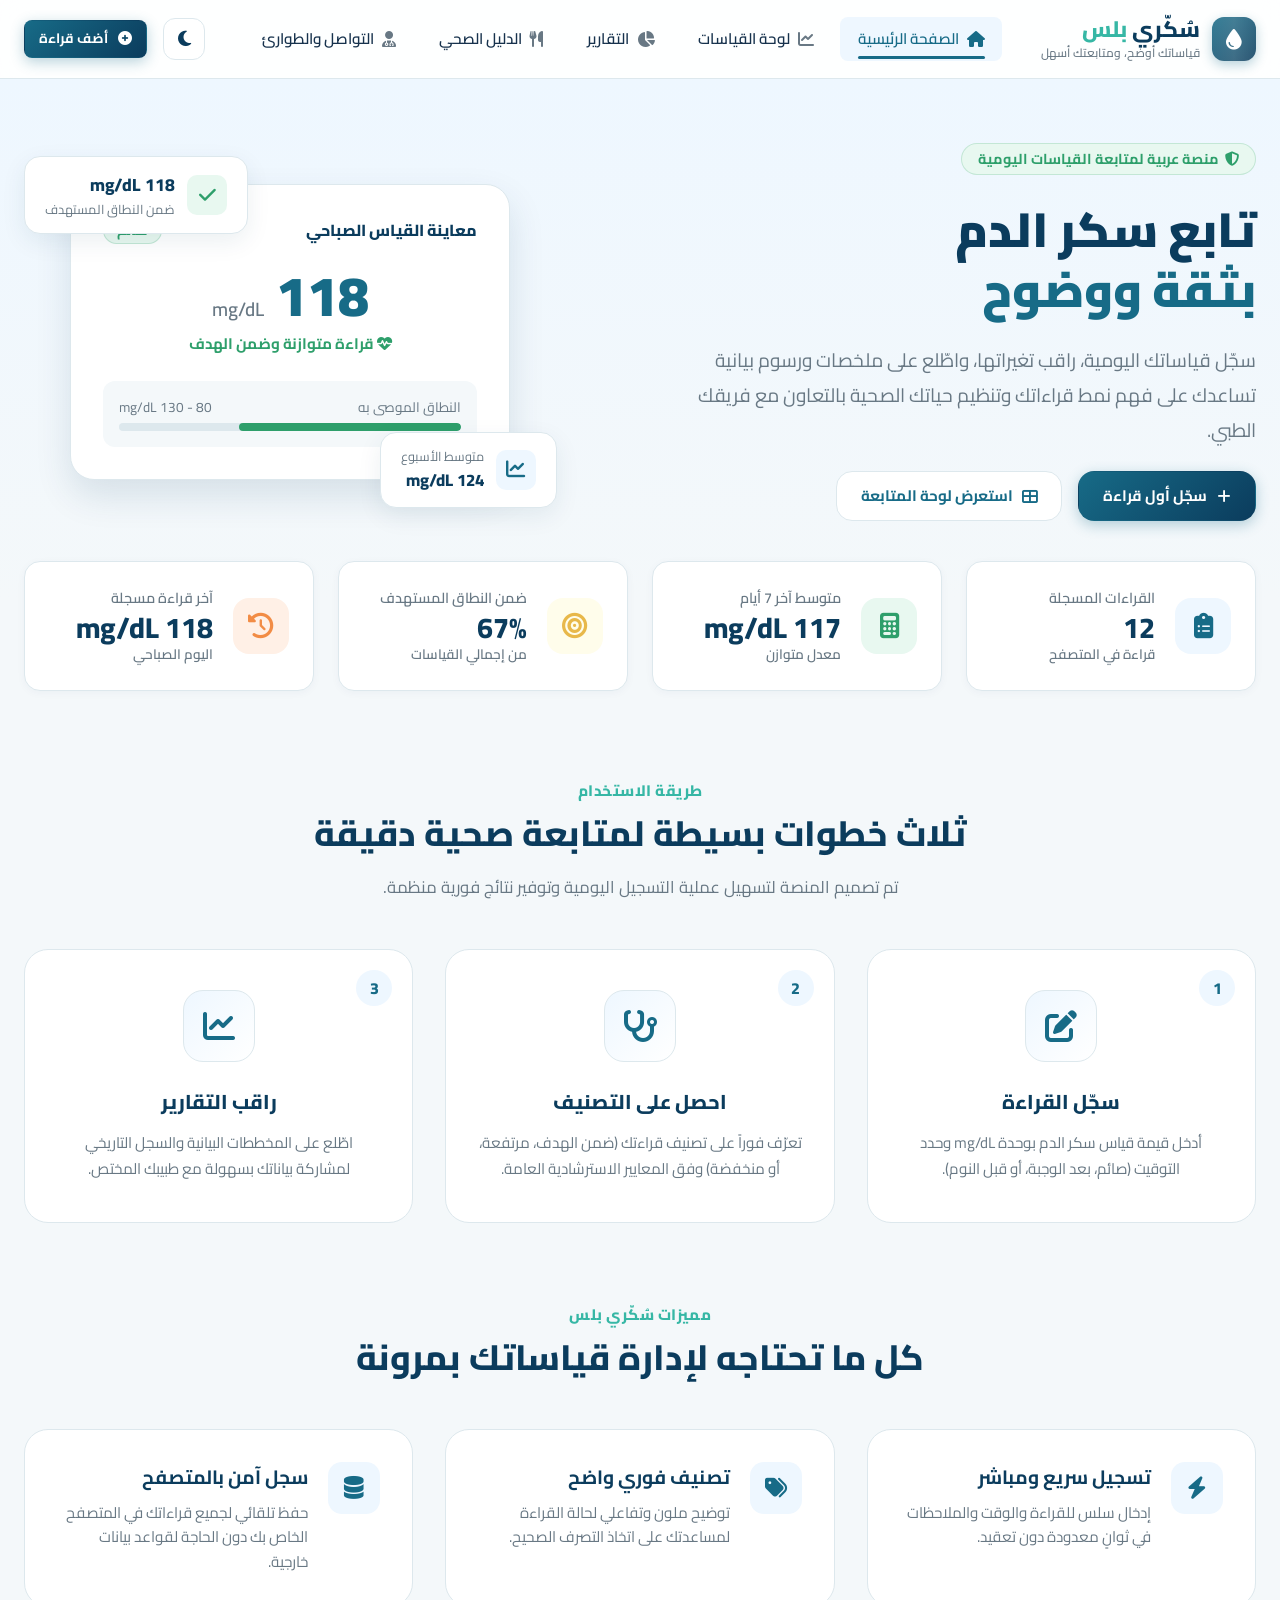
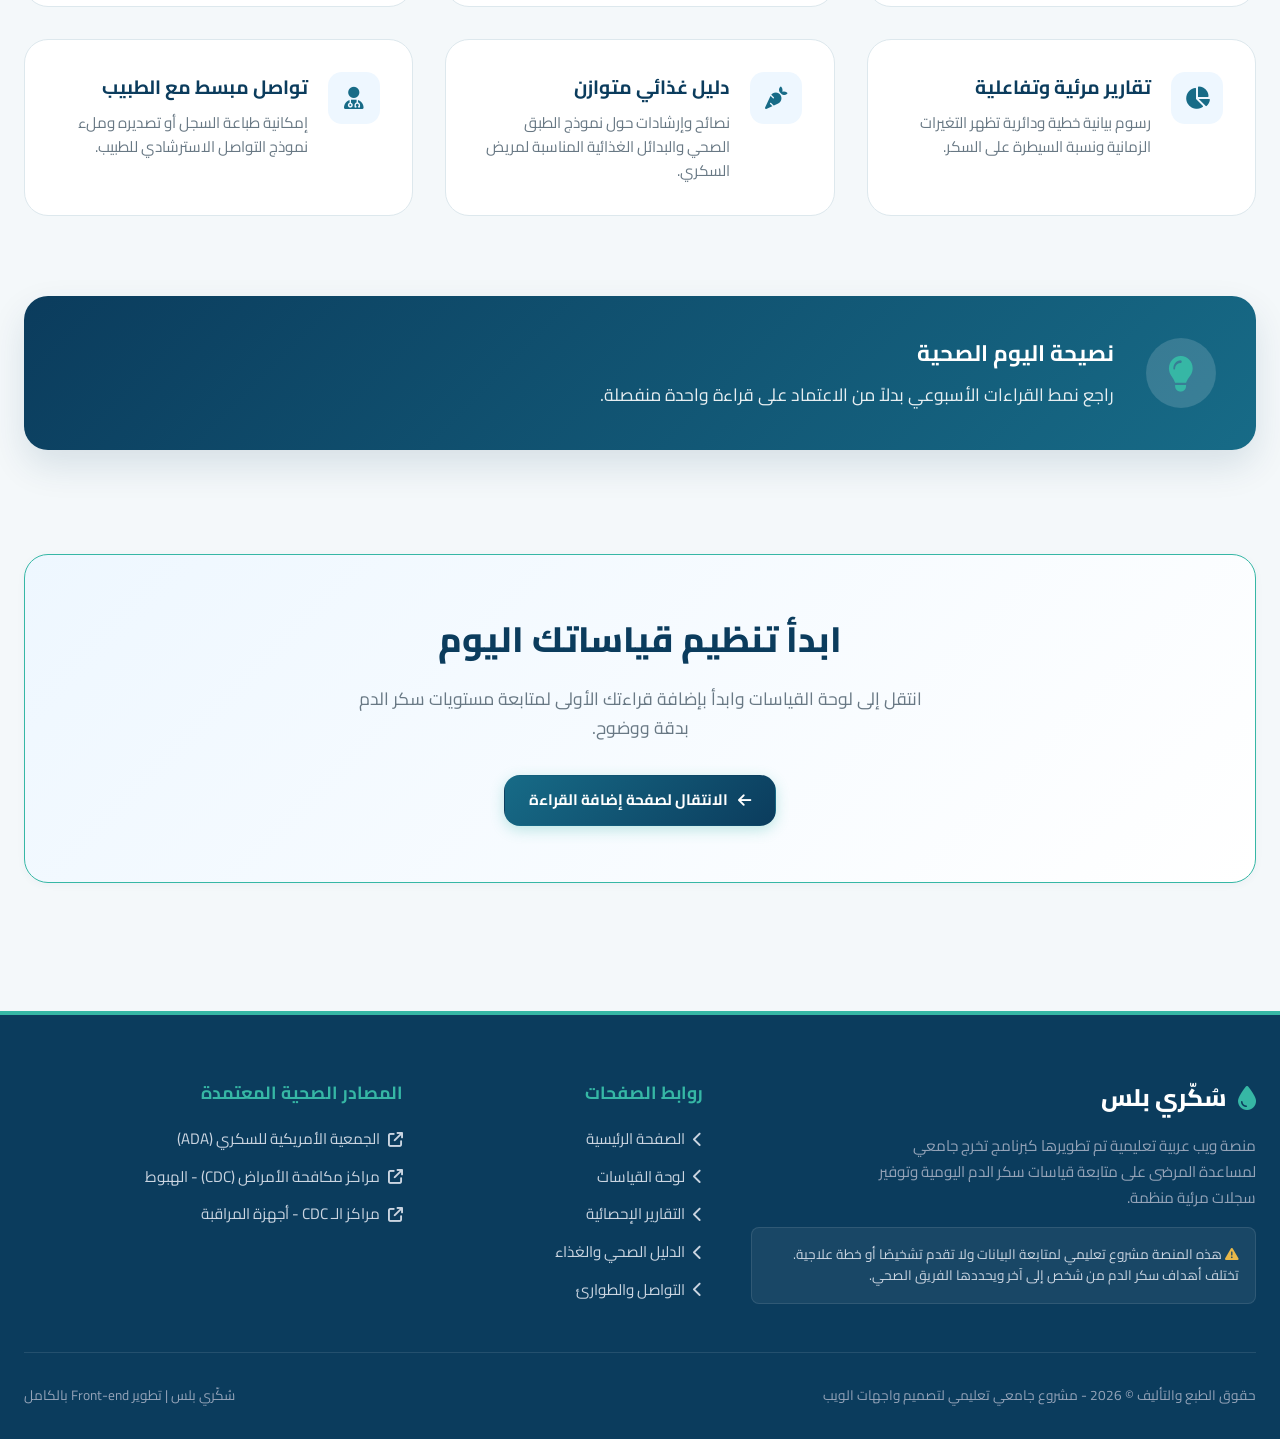
<file: index.html>
<!DOCTYPE html>
<html lang="ar" dir="rtl">
<head>
  <meta charset="UTF-8">
  <meta name="viewport" content="width=device-width, initial-scale=1.0">
  <meta name="description" content="سُكّري بلس - منصة عربية حديثة ومتكاملة لمتابعة وتسجيل قياسات سكر الدم، تحليل القراءات، وعرض الإحصائيات والتوجيهات التغذوية الصحيحة.">
  <title>سُكّري بلس | منصة متابعة قياسات سكر الدم</title>
  
  <!-- الخطوط والأيقونات -->
  <link rel="preconnect" href="https://fonts.googleapis.com">
  <link rel="preconnect" href="https://fonts.gstatic.com" crossorigin>
  <link href="https://fonts.googleapis.com/css2?family=Cairo:wght@300;400;500;600;700;800;900&display=swap" rel="stylesheet">
  <link rel="stylesheet" href="https://cdnjs.cloudflare.com/ajax/libs/font-awesome/6.5.1/css/all.min.css">
  
  <!-- ملف التنسيقات الرئيسية -->
  <link rel="stylesheet" href="style.css">
</head>
<body>

  <!-- 1. شاشة التحميل (App Loader) -->
  <div id="app-loader">
    <div class="loader-pulse">
      <i class="fas fa-droplet"></i>
    </div>
    <div class="loader-logo">
      <span>سُكّري <span>بلس</span></span>
    </div>
    <p style="color: #94A3B8; font-size: 0.9rem;">جاري تحميل المنصة...</p>
  </div>

  <!-- 2. الهيدر وشريط التنقل ثابت الزجاجي -->
  <header class="site-header">
    <nav class="navbar" aria-label="التنقل الرئيسي">
      <a href="index.html" class="brand-logo">
        <div class="logo-icon-wrapper">
          <i class="fas fa-droplet"></i>
        </div>
        <div class="brand-text-group">
          <span class="brand-name">سُكّري <span>بلس</span></span>
          <span class="brand-slogan">قياساتك أوضح، ومتابعتك أسهل</span>
        </div>
      </a>

      <ul class="nav-menu" id="nav-menu-list">
        <li><a href="index.html" class="nav-link active"><i class="fas fa-home"></i> الصفحة الرئيسية</a></li>
        <li><a href="dashboard.html" class="nav-link"><i class="fas fa-chart-line"></i> لوحة القياسات</a></li>
        <li><a href="analytics.html" class="nav-link"><i class="fas fa-chart-pie"></i> التقارير</a></li>
        <li><a href="nutrition.html" class="nav-link"><i class="fas fa-utensils"></i> الدليل الصحي</a></li>
        <li><a href="contact.html" class="nav-link"><i class="fas fa-user-md"></i> التواصل والطوارئ</a></li>
      </ul>

      <div class="nav-actions">
        <button class="theme-toggle" id="theme-toggle" title="تبديل الوضع الليلي" aria-label="تبديل الوضع الليلي">
          <i class="fas fa-moon"></i>
        </button>
        <a href="dashboard.html" class="btn btn-primary btn-sm">
          <i class="fas fa-plus-circle"></i> أضف قراءة
        </a>
        <button class="mobile-toggle" id="mobile-toggle-btn" aria-label="القائمة البرمجية للهاتف" aria-expanded="false">
          <i class="fas fa-bars"></i>
        </button>
      </div>
    </nav>
  </header>

  <!-- 3. المحتوى الرئيسي للموقع -->
  <main>

    <!-- الواجهة الافتتاحية (Hero Section) -->
    <section class="hero-section">
      <div class="hero-grid">
        <div class="hero-content">
          <div style="display: inline-block;">
            <span class="badge badge-target" style="padding: 0.5rem 1rem; font-size: 0.9rem;">
              <i class="fas fa-shield-halved"></i> منصة عربية لمتابعة القياسات اليومية
            </span>
          </div>
          <h1 class="hero-title">
            تابع سكر الدم <br><span>بثقة ووضوح</span>
          </h1>
          <p class="hero-description">
            سجّل قياساتك اليومية، راقب تغيراتها، واطّلع على ملخصات ورسوم بيانية تساعدك على فهم نمط قراءاتك وتنظيم حياتك الصحية بالتعاون مع فريقك الطبي.
          </p>
          <div class="hero-buttons">
            <a href="dashboard.html" class="btn btn-primary">
              <i class="fas fa-plus"></i> سجّل أول قراءة
            </a>
            <a href="dashboard.html" class="btn btn-secondary">
              <i class="fas fa-th-large"></i> استعرض لوحة المتابعة
            </a>
          </div>
        </div>

        <div class="hero-visual">
          <!-- البطاقة العائمة 1 -->
          <div class="floating-card floating-card-1">
            <div class="float-icon" style="background: var(--status-target-bg); color: var(--status-target);">
              <i class="fas fa-check"></i>
            </div>
            <div>
              <div style="font-weight: 800; color: var(--dark-blue); font-size: 1.1rem;">118 mg/dL</div>
              <div style="font-size: 0.8rem; color: var(--text-muted);">ضمن النطاق المستهدف</div>
            </div>
          </div>

          <!-- البطاقة الرئيسية في الواجهة -->
          <div class="hero-card-preview">
            <div style="display: flex; align-items: center; justify-content: space-between; margin-bottom: 1.5rem;">
              <div style="font-weight: 800; color: var(--dark-blue);">معاينة القياس الصباحي</div>
              <span class="badge badge-target">صائم</span>
            </div>
            <div style="text-align: center; margin: 1.5rem 0;">
              <div style="font-size: 3.5rem; font-weight: 900; color: var(--primary-blue); line-height: 1;">
                118 <span style="font-size: 1.2rem; color: var(--text-muted); font-weight: 600;">mg/dL</span>
              </div>
              <p style="color: var(--status-target); font-weight: 700; margin-top: 0.5rem; font-size: 0.95rem;">
                <i class="fas fa-heart-pulse"></i> قراءة متوازنة وضمن الهدف
              </p>
            </div>
            <div style="background: var(--bg-app); border-radius: 12px; padding: 1rem; margin-top: 1rem;">
              <div style="display: flex; justify-content: space-between; font-size: 0.85rem; color: var(--text-muted); margin-bottom: 0.3rem;">
                <span>النطاق الموصى به</span>
                <span>80 - 130 mg/dL</span>
              </div>
              <div style="height: 8px; background: var(--border-color); border-radius: 4px; overflow: hidden;">
                <div style="width: 65%; height: 100%; background: var(--status-target); border-radius: 4px;"></div>
              </div>
            </div>
          </div>

          <!-- البطاقة العائمة 2 -->
          <div class="floating-card floating-card-2">
            <div class="float-icon" style="background: var(--light-blue); color: var(--primary-blue);">
              <i class="fas fa-chart-line"></i>
            </div>
            <div>
              <div style="font-size: 0.8rem; color: var(--text-muted);">متوسط الأسبوع</div>
              <div style="font-weight: 800; color: var(--dark-blue); font-size: 1.05rem;">124 mg/dL</div>
            </div>
          </div>
        </div>
      </div>
    </section>

    <!-- قسم الإحصائيات السريعة -->
    <section class="container" style="padding-top: 0;">
      <div class="stats-grid">
        <div class="stat-card">
          <div class="stat-icon" style="background: var(--light-blue); color: var(--primary-blue);">
            <i class="fas fa-clipboard-list"></i>
          </div>
          <div class="stat-info">
            <span class="stat-label">القراءات المسجلة</span>
            <span class="stat-value" id="stat-total-readings">--</span>
            <span class="stat-unit">قراءة في المتصفح</span>
          </div>
        </div>

        <div class="stat-card">
          <div class="stat-icon" style="background: var(--status-target-bg); color: var(--status-target);">
            <i class="fas fa-calculator"></i>
          </div>
          <div class="stat-info">
            <span class="stat-label">متوسط آخر 7 أيام</span>
            <span class="stat-value" id="stat-7day-avg">--</span>
            <span class="stat-unit">معدل متوازن</span>
          </div>
        </div>

        <div class="stat-card">
          <div class="stat-icon" style="background: var(--status-borderline-bg); color: var(--status-borderline);">
            <i class="fas fa-bullseye"></i>
          </div>
          <div class="stat-info">
            <span class="stat-label">ضمن النطاق المستهدف</span>
            <span class="stat-value" id="stat-target-percent">--</span>
            <span class="stat-unit">من إجمالي القياسات</span>
          </div>
        </div>

        <div class="stat-card">
          <div class="stat-icon" style="background: var(--status-low-bg); color: var(--status-low);">
            <i class="fas fa-clock-rotate-left"></i>
          </div>
          <div class="stat-info">
            <span class="stat-label">آخر قراءة مسجلة</span>
            <span class="stat-value" id="stat-last-value">--</span>
            <span class="stat-unit">اليوم الصباحي</span>
          </div>
        </div>
      </div>
    </section>

    <!-- قسم كيف تعمل المنصة (3 خطوات) -->
    <section class="container" style="padding-top: 3rem;">
      <div class="section-header">
        <span class="section-subtitle">طريقة الاستخدام</span>
        <h2 class="section-title">ثلاث خطوات بسيطة لمتابعة صحية دقيقة</h2>
        <p class="section-desc">تم تصميم المنصة لتسهيل عملية التسجيل اليومية وتوفير نتائج فورية منظمة.</p>
      </div>

      <div class="steps-grid">
        <div class="step-card">
          <div class="step-number">1</div>
          <div class="step-icon"><i class="fas fa-pen-to-square"></i></div>
          <h3 style="font-size: 1.25rem; font-weight: 800; color: var(--dark-blue); margin-bottom: 0.75rem;">سجّل القراءة</h3>
          <p style="color: var(--text-muted); font-size: 0.95rem; line-height: 1.7;">
            أدخل قيمة قياس سكر الدم بوحدة mg/dL وحدد التوقيت (صائم، بعد الوجبة، أو قبل النوم).
          </p>
        </div>

        <div class="step-card">
          <div class="step-number">2</div>
          <div class="step-icon"><i class="fas fa-stethoscope"></i></div>
          <h3 style="font-size: 1.25rem; font-weight: 800; color: var(--dark-blue); margin-bottom: 0.75rem;">احصل على التصنيف</h3>
          <p style="color: var(--text-muted); font-size: 0.95rem; line-height: 1.7;">
            تعرّف فوراً على تصنيف قراءتك (ضمن الهدف، مرتفعة، أو منخفضة) وفق المعايير الاسترشادية العامة.
          </p>
        </div>

        <div class="step-card">
          <div class="step-number">3</div>
          <div class="step-icon"><i class="fas fa-chart-line"></i></div>
          <h3 style="font-size: 1.25rem; font-weight: 800; color: var(--dark-blue); margin-bottom: 0.75rem;">راقب التقارير</h3>
          <p style="color: var(--text-muted); font-size: 0.95rem; line-height: 1.7;">
            اطّلع على المخططات البيانية والسجل التاريخي لمشاركة بياناتك بسهولة مع طبيبك المختص.
          </p>
        </div>
      </div>
    </section>

    <!-- قسم مزايا المنصة (6 مزايا) -->
    <section class="container">
      <div class="section-header">
        <span class="section-subtitle">مميزات سُكّري بلس</span>
        <h2 class="section-title">كل ما تحتاجه لإدارة قياساتك بمرونة</h2>
      </div>

      <div class="features-grid">
        <div class="feature-card">
          <div class="feature-icon"><i class="fas fa-bolt"></i></div>
          <div>
            <h3 class="feature-title">تسجيل سريع ومباشر</h3>
            <p class="feature-desc">إدخال سلس للقراءة والوقت والملاحظات في ثوانٍ معدودة دون تعقيد.</p>
          </div>
        </div>

        <div class="feature-card">
          <div class="feature-icon"><i class="fas fa-tags"></i></div>
          <div>
            <h3 class="feature-title">تصنيف فوري واضح</h3>
            <p class="feature-desc">توضيح ملون وتفاعلي لحالة القراءة لمساعدتك على اتخاذ التصرف الصحيح.</p>
          </div>
        </div>

        <div class="feature-card">
          <div class="feature-icon"><i class="fas fa-database"></i></div>
          <div>
            <h3 class="feature-title">سجل آمن بالمتصفح</h3>
            <p class="feature-desc">حفظ تلقائي لجميع قراءاتك في المتصفح الخاص بك دون الحاجة لقواعد بيانات خارجية.</p>
          </div>
        </div>

        <div class="feature-card">
          <div class="feature-icon"><i class="fas fa-chart-pie"></i></div>
          <div>
            <h3 class="feature-title">تقارير مرئية وتفاعلية</h3>
            <p class="feature-desc">رسوم بيانية خطية ودائرية تظهر التغيرات الزمانية ونسبة السيطرة على السكر.</p>
          </div>
        </div>

        <div class="feature-card">
          <div class="feature-icon"><i class="fas fa-carrot"></i></div>
          <div>
            <h3 class="feature-title">دليل غذائي متوازن</h3>
            <p class="feature-desc">نصائح وإرشادات حول نموذج الطبق الصحي والبدائل الغذائية المناسبة لمريض السكري.</p>
          </div>
        </div>

        <div class="feature-card">
          <div class="feature-icon"><i class="fas fa-user-doctor"></i></div>
          <div>
            <h3 class="feature-title">تواصل مبسط مع الطبيب</h3>
            <p class="feature-desc">إمكانية طباعة السجل أو تصديره وملء نموذج التواصل الاسترشادي للطبيب.</p>
          </div>
        </div>
      </div>
    </section>

    <!-- نصيحة اليوم المتغيرة -->
    <section class="container">
      <div class="tip-box">
        <div class="tip-icon">
          <i class="fas fa-lightbulb"></i>
        </div>
        <div class="tip-content">
          <h3>نصيحة اليوم الصحية</h3>
          <p id="daily-tip-text">سجّل وقت القياس وحالة الوجبة بدقة للمساعدة في فهم نمط تغير السكر وتحديد العوامل المؤثرة.</p>
        </div>
      </div>
    </section>

    <!-- دعوة إلى الاستخدام (CTA Section) -->
    <section class="container" style="text-align: center; padding: 4rem 1.5rem;">
      <div class="card" style="background: linear-gradient(135deg, var(--light-blue), var(--bg-card)); border-color: var(--teal); padding: 3.5rem 2rem;">
        <h2 style="font-size: 2.2rem; font-weight: 800; color: var(--dark-blue); margin-bottom: 1rem;">ابدأ تنظيم قياساتك اليوم</h2>
        <p style="color: var(--text-muted); font-size: 1.1rem; max-width: 600px; margin: 0 auto 2rem; line-height: 1.7;">
          انتقل إلى لوحة القياسات وابدأ بإضافة قراءتك الأولى لمتابعة مستويات سكر الدم بدقة ووضوح.
        </p>
        <a href="dashboard.html" class="btn btn-primary btn-teal">
          <i class="fas fa-arrow-left"></i> الانتقال لصفحة إضافة القراءة
        </a>
      </div>
    </section>

  </main>

  <!-- 4. التذييل الرئيسي (Footer) -->
  <footer class="site-footer">
    <div class="footer-grid">
      <div class="footer-brand">
        <div class="footer-logo">
          <i class="fas fa-droplet" style="color: var(--teal);"></i> سُكّري بلس
        </div>
        <p class="footer-desc">
          منصة ويب عربية تعليمية تم تطويرها كبرنامج تخرج جامعي لمساعدة المرضى على متابعة قياسات سكر الدم اليومية وتوفير سجلات مرئية منظمة.
        </p>
        <div class="footer-disclaimer-box">
          <i class="fas fa-triangle-exclamation" style="color: var(--status-borderline);"></i>
          هذه المنصة مشروع تعليمي لمتابعة البيانات ولا تقدم تشخيصًا أو خطة علاجية. تختلف أهداف سكر الدم من شخص إلى آخر ويحددها الفريق الصحي.
        </div>
      </div>

      <div>
        <h4 class="footer-heading">روابط الصفحات</h4>
        <ul class="footer-links">
          <li><a href="index.html"><i class="fas fa-chevron-left"></i> الصفحة الرئيسية</a></li>
          <li><a href="dashboard.html"><i class="fas fa-chevron-left"></i> لوحة القياسات</a></li>
          <li><a href="analytics.html"><i class="fas fa-chevron-left"></i> التقارير الإحصائية</a></li>
          <li><a href="nutrition.html"><i class="fas fa-chevron-left"></i> الدليل الصحي والغذاء</a></li>
          <li><a href="contact.html"><i class="fas fa-chevron-left"></i> التواصل والطوارئ</a></li>
        </ul>
      </div>

      <div>
        <h4 class="footer-heading">المصادر الصحية المعتمدة</h4>
        <ul class="footer-links">
          <li>
            <a href="https://diabetes.org/living-with-diabetes/treatment-care/checking-your-blood-sugar" target="_blank" rel="noopener noreferrer">
              <i class="fas fa-arrow-up-right-from-square"></i> الجمعية الأمريكية للسكري (ADA)
            </a>
          </li>
          <li>
            <a href="https://www.cdc.gov/diabetes/treatment/treatment-low-blood-sugar-hypoglycemia.html" target="_blank" rel="noopener noreferrer">
              <i class="fas fa-arrow-up-right-from-square"></i> مراكز مكافحة الأمراض (CDC) - الهبوط
            </a>
          </li>
          <li>
            <a href="https://www.cdc.gov/diabetes/treatment/continuous-glucose-monitors.html" target="_blank" rel="noopener noreferrer">
              <i class="fas fa-arrow-up-right-from-square"></i> مراكز الـ CDC - أجهزة المراقبة
            </a>
          </li>
        </ul>
      </div>
    </div>

    <div class="footer-bottom">
      <div>حقوق الطبع والتأليف &copy; <span id="current-year">2026</span> - مشروع جامعي تعليمي لتصميم واجهات الويب</div>
      <div>سُكّري بلس | تطوير Front-end بالكامل</div>
    </div>
  </footer>

  <!-- زر العودة للأعلى -->
  <button class="back-to-top" id="back-to-top" aria-label="العودة لأعلى الصفحة">
    <i class="fas fa-arrow-up"></i>
  </button>

  <!-- البرمجة التفاعلية (مقسمة إلى وحدات) -->
  <script src="js/utils.js"></script>
  <script src="js/storage.js"></script>
  <script src="js/classify.js"></script>
  <script src="js/ui.js"></script>
  <script src="js/home.js"></script>
  <script src="js/dashboard.js"></script>
  <script src="js/analytics.js"></script>
  <script src="js/nutrition.js"></script>
  <script src="js/contact.js"></script>
  <script src="js/main.js"></script>
</body>
</html>
</file>
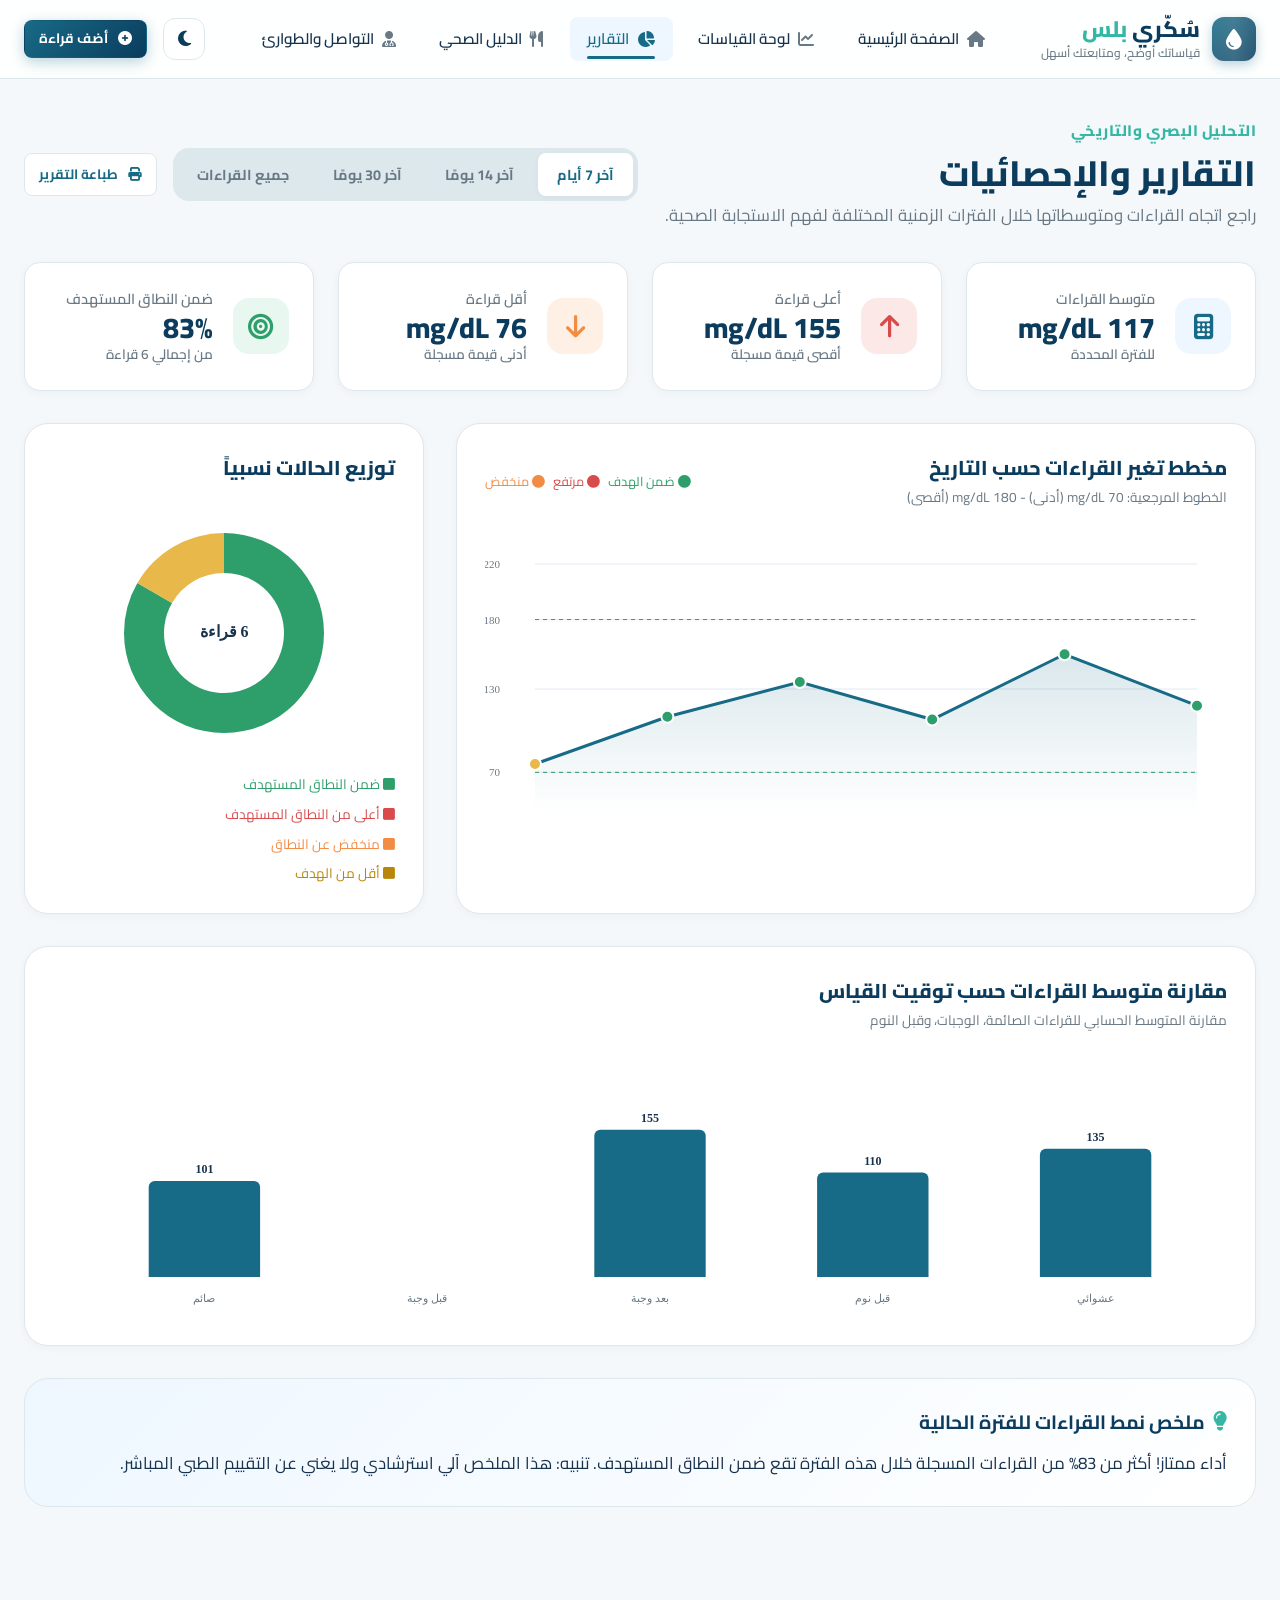
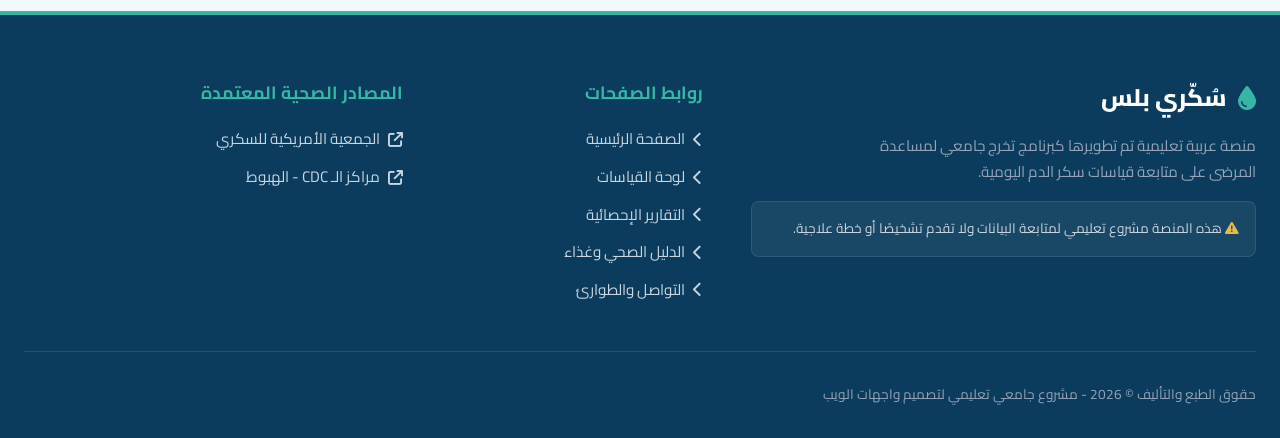
<file: analytics.html>
<!DOCTYPE html>
<html lang="ar" dir="rtl">
<head>
  <meta charset="UTF-8">
  <meta name="viewport" content="width=device-width, initial-scale=1.0">
  <meta name="description" content="التقارير والإحصائيات في سُكّري بلس - رسوم بيانية تفاعلية، تحليل اتجاهات سكر الدم، وتلخيص النمط الأسبوعي والشهري.">
  <title>التقارير والإحصائيات | سُكّري بلس</title>
  
  <!-- الخطوط والأيقونات -->
  <link rel="preconnect" href="https://fonts.googleapis.com">
  <link rel="preconnect" href="https://fonts.gstatic.com" crossorigin>
  <link href="https://fonts.googleapis.com/css2?family=Cairo:wght@300;400;500;600;700;800;900&display=swap" rel="stylesheet">
  <link rel="stylesheet" href="https://cdnjs.cloudflare.com/ajax/libs/font-awesome/6.5.1/css/all.min.css">
  
  <!-- ملف التنسيقات الرئيسية -->
  <link rel="stylesheet" href="style.css">
</head>
<body>

  <!-- شاشة التحميل -->
  <div id="app-loader">
    <div class="loader-pulse"><i class="fas fa-droplet"></i></div>
    <div class="loader-logo"><span>سُكّري <span>بلس</span></span></div>
  </div>

  <!-- الهيدر وشريط التنقل -->
  <header class="site-header">
    <nav class="navbar" aria-label="التنقل الرئيسي">
      <a href="index.html" class="brand-logo">
        <div class="logo-icon-wrapper"><i class="fas fa-droplet"></i></div>
        <div class="brand-text-group">
          <span class="brand-name">سُكّري <span>بلس</span></span>
          <span class="brand-slogan">قياساتك أوضح، ومتابعتك أسهل</span>
        </div>
      </a>

      <ul class="nav-menu" id="nav-menu-list">
        <li><a href="index.html" class="nav-link"><i class="fas fa-home"></i> الصفحة الرئيسية</a></li>
        <li><a href="dashboard.html" class="nav-link"><i class="fas fa-chart-line"></i> لوحة القياسات</a></li>
        <li><a href="analytics.html" class="nav-link active"><i class="fas fa-chart-pie"></i> التقارير</a></li>
        <li><a href="nutrition.html" class="nav-link"><i class="fas fa-utensils"></i> الدليل الصحي</a></li>
        <li><a href="contact.html" class="nav-link"><i class="fas fa-user-md"></i> التواصل والطوارئ</a></li>
      </ul>

      <div class="nav-actions">
        <button class="theme-toggle" id="theme-toggle" title="تبديل الوضع الليلي" aria-label="تبديل الوضع الليلي">
          <i class="fas fa-moon"></i>
        </button>
        <a href="dashboard.html" class="btn btn-primary btn-sm"><i class="fas fa-plus-circle"></i> أضف قراءة</a>
        <button class="mobile-toggle" id="mobile-toggle-btn" aria-label="القائمة البرمجية للهاتف" aria-expanded="false"><i class="fas fa-bars"></i></button>
      </div>
    </nav>
  </header>

  <!-- المحتوى الرئيسي -->
  <main class="container">

    <!-- ترويسة الطباعة (تظهر فقط عند الطباعة) -->
    <div class="print-header" aria-hidden="true">
      <div class="print-header-brand"><i class="fas fa-droplet"></i> سُكّري بلس</div>
      <h1>تقرير قياسات سكر الدم</h1>
      <p>تاريخ الطباعة: <span id="print-date">--</span></p>
    </div>

    <!-- شريط ترويسة التقارير وأزرار الفترات -->
    <div class="analytics-header-bar">
      <div>
        <span class="section-subtitle">التحليل البصري والتاريخي</span>
        <h1 class="section-title" style="margin-bottom: 0.25rem;">التقارير والإحصائيات</h1>
        <p class="section-desc">راجع اتجاه القراءات ومتوسطاتها خلال الفترات الزمنية المختلفة لفهم الاستجابة الصحية.</p>
      </div>

      <div style="display: flex; gap: 1rem; align-items: center; flex-wrap: wrap;" class="no-print">
        <!-- أزرار تبويب الفترة -->
        <div class="period-tabs" aria-label="تحديد الفترة الزمنية">
          <button class="period-tab active" data-period="7">آخر 7 أيام</button>
          <button class="period-tab" data-period="14">آخر 14 يومًا</button>
          <button class="period-tab" data-period="30">آخر 30 يومًا</button>
          <button class="period-tab" data-period="0">جميع القراءات</button>
        </div>

        <button class="btn btn-secondary btn-sm" id="print-report-btn">
          <i class="fas fa-print"></i> طباعة التقرير
        </button>
      </div>
    </div>

    <!-- حالة عدم وجود بيانات -->
    <div id="analytics-empty-state" class="card" style="display: none; text-align: center; padding: 4rem 2rem; margin-top: 2rem;">
      <div style="font-size: 3.5rem; color: var(--text-light); margin-bottom: 1rem;"><i class="fas fa-chart-line"></i></div>
      <h2 style="font-size: 1.4rem; color: var(--dark-blue); margin-bottom: 0.5rem;">لا توجد قراءات كافية لعرض التقارير</h2>
      <p style="color: var(--text-muted); font-size: 1rem; max-width: 500px; margin: 0 auto 1.5rem;">
        يرجى إضافة بعض القراءات في لوحة المتابعة للتمكن من توليد الرسم البياني والإحصائيات.
      </p>
      <a href="dashboard.html" class="btn btn-primary"><i class="fas fa-plus"></i> إضافة قراءة جديدة</a>
    </div>

    <!-- المحتوى الرئيسي للتقارير -->
    <div id="analytics-main-content">

      <!-- بطاقات ملخص الإحصائيات -->
      <div class="stats-grid" style="margin-top: 1rem; margin-bottom: 2rem;">
        <div class="stat-card">
          <div class="stat-icon" style="background: var(--light-blue); color: var(--primary-blue);"><i class="fas fa-calculator"></i></div>
          <div class="stat-info">
            <span class="stat-label">متوسط القراءات</span>
            <span class="stat-value" id="rep-avg">--</span>
            <span class="stat-unit">للفترة المحددة</span>
          </div>
        </div>

        <div class="stat-card">
          <div class="stat-icon" style="background: var(--status-high-bg); color: var(--status-high);"><i class="fas fa-arrow-up"></i></div>
          <div class="stat-info">
            <span class="stat-label">أعلى قراءة</span>
            <span class="stat-value" id="rep-max">--</span>
            <span class="stat-unit">أقصى قيمة مسجلة</span>
          </div>
        </div>

        <div class="stat-card">
          <div class="stat-icon" style="background: var(--status-low-bg); color: var(--status-low);"><i class="fas fa-arrow-down"></i></div>
          <div class="stat-info">
            <span class="stat-label">أقل قراءة</span>
            <span class="stat-value" id="rep-min">--</span>
            <span class="stat-unit">أدنى قيمة مسجلة</span>
          </div>
        </div>

        <div class="stat-card">
          <div class="stat-icon" style="background: var(--status-target-bg); color: var(--status-target);"><i class="fas fa-bullseye"></i></div>
          <div class="stat-info">
            <span class="stat-label">ضمن النطاق المستهدف</span>
            <span class="stat-value" id="rep-target-pct">--</span>
            <span class="stat-unit">من إجمالي <span id="rep-count">0</span> قراءة</span>
          </div>
        </div>
      </div>

      <!-- شبكة الرسوم البيانية داخل Canvas -->
      <div class="charts-grid">
        
        <!-- 1. المخطط الخطي لتغير القراءات زمنيًا -->
        <div class="chart-card">
          <div class="chart-card-header">
            <div>
              <h2 class="chart-title">مخطط تغير القراءات حسب التاريخ</h2>
              <span style="font-size: 0.85rem; color: var(--text-muted);">الخطوط المرجعية: 70 mg/dL (أدنى) - 180 mg/dL (أقصى)</span>
            </div>
            <div style="display: flex; gap: 0.5rem; font-size: 0.8rem;">
              <span style="color: var(--status-target);"><i class="fas fa-circle"></i> ضمن الهدف</span>
              <span style="color: var(--status-high);"><i class="fas fa-circle"></i> مرتفع</span>
              <span style="color: var(--status-low);"><i class="fas fa-circle"></i> منخفض</span>
            </div>
          </div>
          <div class="canvas-wrapper">
            <canvas id="lineChart"></canvas>
          </div>
        </div>

        <!-- 2. المخطط الدائري لتوزيع الحالات -->
        <div class="chart-card">
          <div class="chart-card-header">
            <h2 class="chart-title">توزيع الحالات نسبياً</h2>
          </div>
          <div class="canvas-wrapper" style="height: 250px;">
            <canvas id="pieChart"></canvas>
          </div>
          <div style="display: flex; flex-direction: column; gap: 0.5rem; margin-top: 1rem; font-size: 0.85rem;">
            <div style="display: flex; justify-content: space-between;"><span style="color: var(--status-target);"><i class="fas fa-square"></i> ضمن النطاق المستهدف</span></div>
            <div style="display: flex; justify-content: space-between;"><span style="color: var(--status-high);"><i class="fas fa-square"></i> أعلى من النطاق المستهدف</span></div>
            <div style="display: flex; justify-content: space-between;"><span style="color: var(--status-low);"><i class="fas fa-square"></i> منخفض عن النطاق</span></div>
            <div style="display: flex; justify-content: space-between;"><span style="color: #b8860b;"><i class="fas fa-square"></i> أقل من الهدف</span></div>
          </div>
        </div>

      </div>

      <!-- 3. مخطط الأعمدة لمتوسط القراءات حسب توقيت القياس -->
      <div class="chart-card" style="margin-bottom: 2rem;">
        <div class="chart-card-header">
          <div>
            <h2 class="chart-title">مقارنة متوسط القراءات حسب توقيت القياس</h2>
            <span style="font-size: 0.85rem; color: var(--text-muted);">مقارنة المتوسط الحسابي للقراءات الصائمة، الوجبات، وقبل النوم</span>
          </div>
        </div>
        <div class="canvas-wrapper" style="height: 260px;">
          <canvas id="barChart"></canvas>
        </div>
      </div>

      <!-- قسم ملخص النمط الآلي -->
      <div class="pattern-summary-card">
        <h4><i class="fas fa-lightbulb" style="color: var(--teal);"></i> ملخص نمط القراءات للفترة الحالية</h4>
        <p id="pattern-summary-text" style="color: var(--text-main); font-size: 1.05rem; line-height: 1.7;">
          جاري تحليل البيانات وتوليد ملخص اتجاه القراءات...
        </p>
      </div>

    </div>

  </main>

  <!-- التذييل -->
  <footer class="site-footer">
    <div class="footer-grid">
      <div class="footer-brand">
        <div class="footer-logo"><i class="fas fa-droplet" style="color: var(--teal);"></i> سُكّري بلس</div>
        <p class="footer-desc">منصة عربية تعليمية تم تطويرها كبرنامج تخرج جامعي لمساعدة المرضى على متابعة قياسات سكر الدم اليومية.</p>
        <div class="footer-disclaimer-box">
          <i class="fas fa-triangle-exclamation" style="color: var(--status-borderline);"></i> هذه المنصة مشروع تعليمي لمتابعة البيانات ولا تقدم تشخيصًا أو خطة علاجية.
        </div>
      </div>

      <div>
        <h4 class="footer-heading">روابط الصفحات</h4>
        <ul class="footer-links">
          <li><a href="index.html"><i class="fas fa-chevron-left"></i> الصفحة الرئيسية</a></li>
          <li><a href="dashboard.html"><i class="fas fa-chevron-left"></i> لوحة القياسات</a></li>
          <li><a href="analytics.html"><i class="fas fa-chevron-left"></i> التقارير الإحصائية</a></li>
          <li><a href="nutrition.html"><i class="fas fa-chevron-left"></i> الدليل الصحي وغذاء</a></li>
          <li><a href="contact.html"><i class="fas fa-chevron-left"></i> التواصل والطوارئ</a></li>
        </ul>
      </div>

      <div>
        <h4 class="footer-heading">المصادر الصحية المعتمدة</h4>
        <ul class="footer-links">
          <li><a href="https://diabetes.org/living-with-diabetes/treatment-care/checking-your-blood-sugar" target="_blank" rel="noopener noreferrer"><i class="fas fa-arrow-up-right-from-square"></i> الجمعية الأمريكية للسكري</a></li>
          <li><a href="https://www.cdc.gov/diabetes/treatment/treatment-low-blood-sugar-hypoglycemia.html" target="_blank" rel="noopener noreferrer"><i class="fas fa-arrow-up-right-from-square"></i> مراكز الـ CDC - الهبوط</a></li>
        </ul>
      </div>
    </div>

    <div class="footer-bottom">
      <div>حقوق الطبع والتأليف &copy; <span id="current-year">2026</span> - مشروع جامعي تعليمي لتصميم واجهات الويب</div>
    </div>
  </footer>

  <!-- زر العودة للأعلى -->
  <button class="back-to-top" id="back-to-top" aria-label="العودة لأعلى الصفحة"><i class="fas fa-arrow-up"></i></button>

  <!-- البرمجة التفاعلية (مقسمة إلى وحدات) -->
  <script src="js/utils.js"></script>
  <script src="js/storage.js"></script>
  <script src="js/classify.js"></script>
  <script src="js/ui.js"></script>
  <script src="js/home.js"></script>
  <script src="js/dashboard.js"></script>
  <script src="js/analytics.js"></script>
  <script src="js/nutrition.js"></script>
  <script src="js/contact.js"></script>
  <script src="js/main.js"></script>
</body>
</html>
</file>
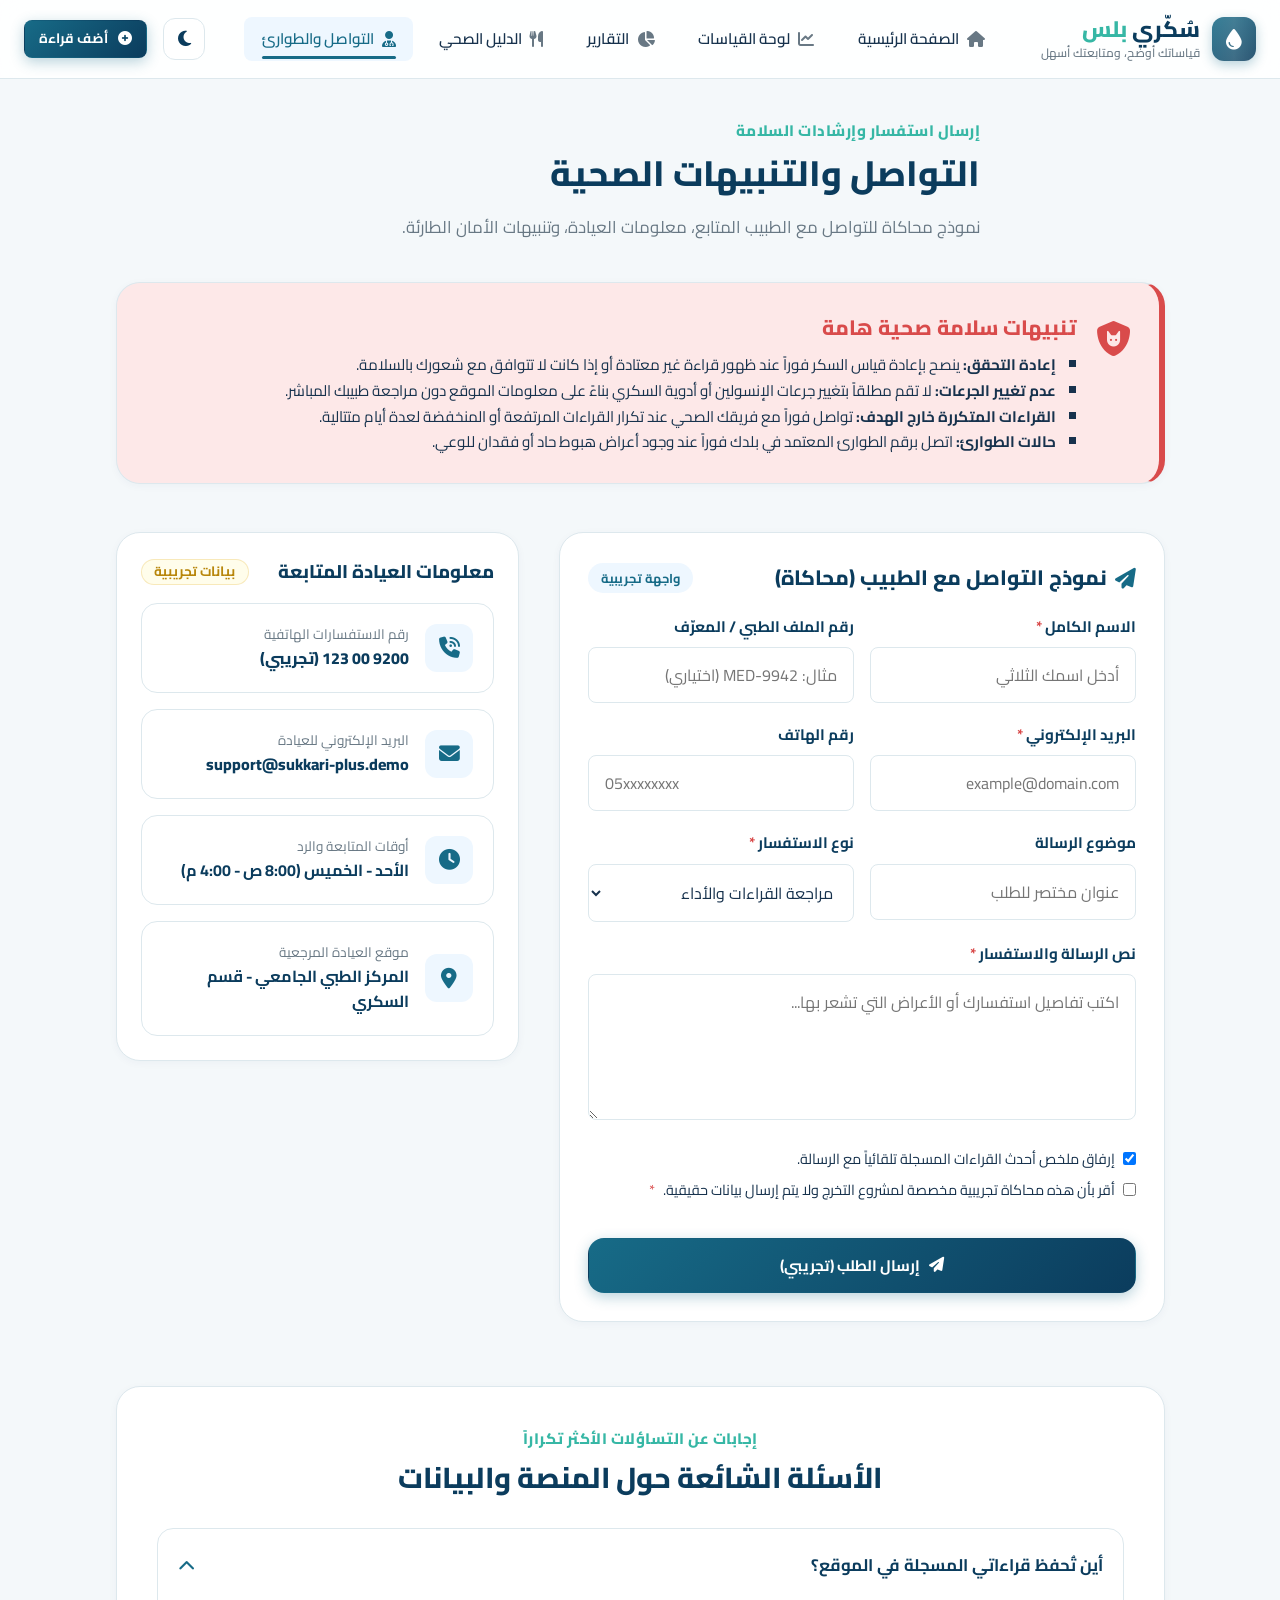
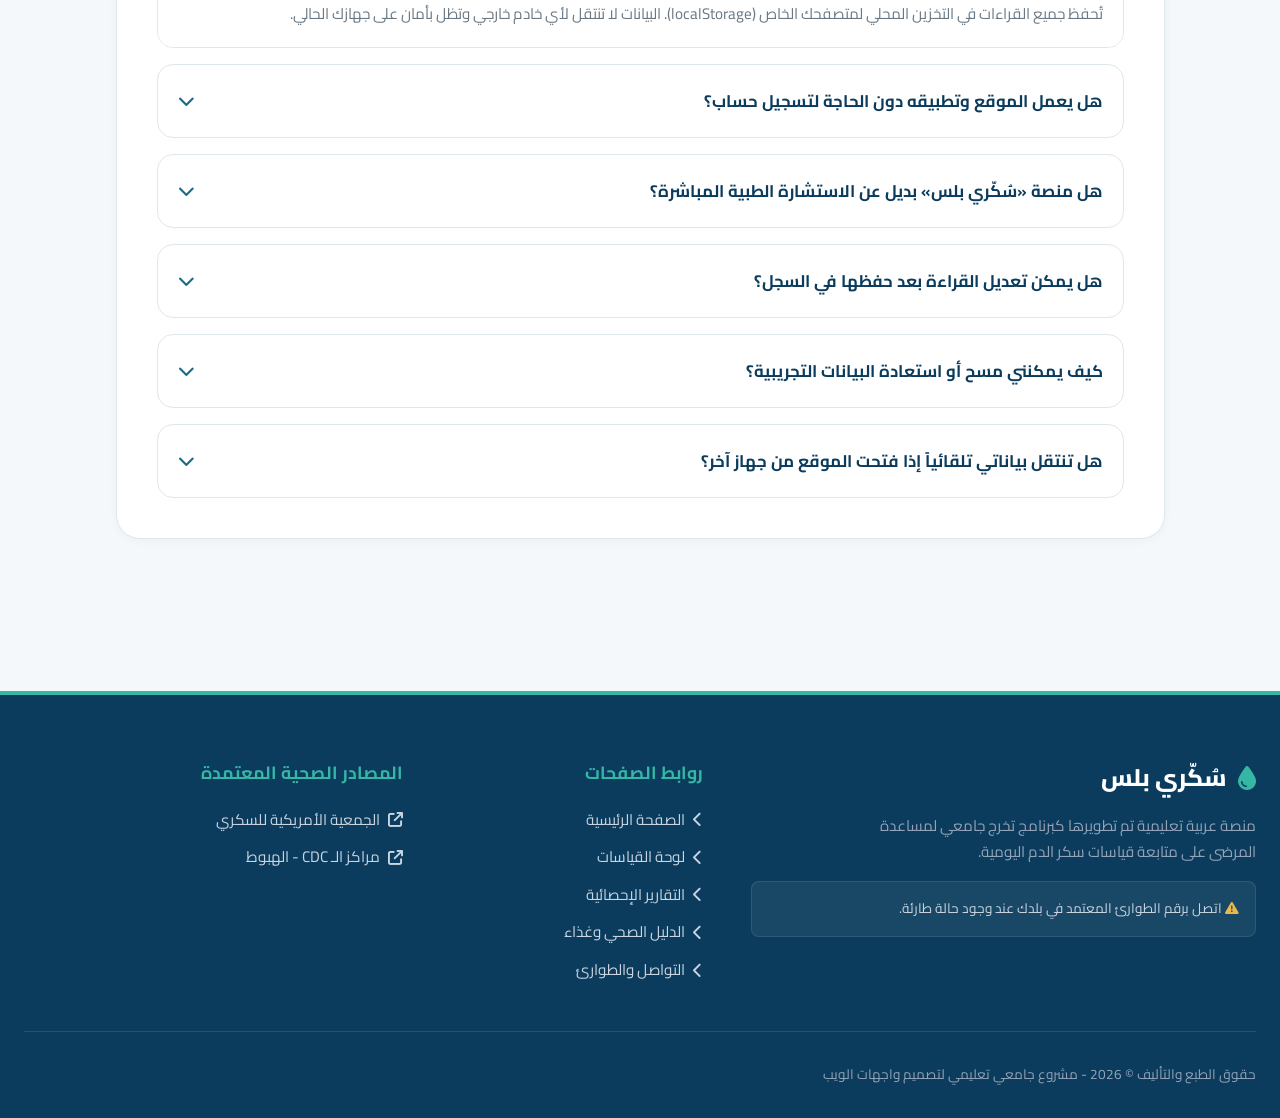
<file: contact.html>
<!DOCTYPE html>
<html lang="ar" dir="rtl">
<head>
  <meta charset="UTF-8">
  <meta name="viewport" content="width=device-width, initial-scale=1.0">
  <meta name="description" content="التواصل والتنبيهات في سُكّري بلس - نموذج استرشادي للتواصل مع الفريق الطبي، تنبيهات الأمان، والأسئلة الشائعة حول حماية البيانات والقراءات.">
  <title>التواصل والتنبيهات | سُكّري بلس</title>
  
  <!-- الخطوط والأيقونات -->
  <link rel="preconnect" href="https://fonts.googleapis.com">
  <link rel="preconnect" href="https://fonts.gstatic.com" crossorigin>
  <link href="https://fonts.googleapis.com/css2?family=Cairo:wght@300;400;500;600;700;800;900&display=swap" rel="stylesheet">
  <link rel="stylesheet" href="https://cdnjs.cloudflare.com/ajax/libs/font-awesome/6.5.1/css/all.min.css">
  
  <!-- ملف التنسيقات الرئيسية -->
  <link rel="stylesheet" href="style.css">
</head>
<body>

  <!-- شاشة التحميل -->
  <div id="app-loader">
    <div class="loader-pulse"><i class="fas fa-droplet"></i></div>
    <div class="loader-logo"><span>سُكّري <span>بلس</span></span></div>
  </div>

  <!-- الهيدر وشريط التنقل -->
  <header class="site-header">
    <nav class="navbar" aria-label="التنقل الرئيسي">
      <a href="index.html" class="brand-logo">
        <div class="logo-icon-wrapper"><i class="fas fa-droplet"></i></div>
        <div class="brand-text-group">
          <span class="brand-name">سُكّري <span>بلس</span></span>
          <span class="brand-slogan">قياساتك أوضح، ومتابعتك أسهل</span>
        </div>
      </a>

      <ul class="nav-menu" id="nav-menu-list">
        <li><a href="index.html" class="nav-link"><i class="fas fa-home"></i> الصفحة الرئيسية</a></li>
        <li><a href="dashboard.html" class="nav-link"><i class="fas fa-chart-line"></i> لوحة القياسات</a></li>
        <li><a href="analytics.html" class="nav-link"><i class="fas fa-chart-pie"></i> التقارير</a></li>
        <li><a href="nutrition.html" class="nav-link"><i class="fas fa-utensils"></i> الدليل الصحي</a></li>
        <li><a href="contact.html" class="nav-link active"><i class="fas fa-user-md"></i> التواصل والطوارئ</a></li>
      </ul>

      <div class="nav-actions">
        <button class="theme-toggle" id="theme-toggle" title="تبديل الوضع الليلي" aria-label="تبديل الوضع الليلي">
          <i class="fas fa-moon"></i>
        </button>
        <a href="dashboard.html" class="btn btn-primary btn-sm"><i class="fas fa-plus-circle"></i> أضف قراءة</a>
        <button class="mobile-toggle" id="mobile-toggle-btn" aria-label="القائمة البرمجية للهاتف" aria-expanded="false"><i class="fas fa-bars"></i></button>
      </div>
    </nav>
  </header>

  <!-- المحتوى الرئيسي -->
  <main class="container">
    
    <!-- ترويسة الصفحة -->
    <div class="section-header" style="text-align: right; margin-bottom: 2.5rem;">
      <span class="section-subtitle">إرسال استفسار وإرشادات السلامة</span>
      <h1 class="section-title">التواصل والتنبيهات الصحية</h1>
      <p class="section-desc">نموذج محاكاة للتواصل مع الطبيب المتابع، معلومات العيادة، وتنبيهات الأمان الطارئة.</p>
    </div>

    <!-- بطاقات تنبيهات السلامة الهامة في أعلى الصفحة -->
    <section class="card" style="border-right: 6px solid var(--status-high); margin-bottom: 3rem; background: var(--status-high-bg);">
      <div style="display: flex; align-items: flex-start; gap: 1.25rem;">
        <div style="font-size: 2.2rem; color: var(--status-high); flex-shrink: 0;"><i class="fas fa-shield-cat"></i></div>
        <div>
          <h2 style="font-size: 1.3rem; font-weight: 800; color: var(--status-high); margin-bottom: 0.5rem;">تنبيهات سلامة صحية هامة</h2>
          <ul style="list-style: square; padding-right: 1.25rem; font-size: 0.95rem; color: var(--text-main); line-height: 1.7;">
            <li><strong>إعادة التحقق:</strong> ينصح بإعادة قياس السكر فوراً عند ظهور قراءة غير معتادة أو إذا كانت لا تتوافق مع شعورك بالسلامة.</li>
            <li><strong>عدم تغيير الجرعات:</strong> لا تقم مطلقاً بتغيير جرعات الإنسولين أو أدوية السكري بناءً على معلومات الموقع دون مراجعة طبيبك المباشر.</li>
            <li><strong>القراءات المتكررة خارج الهدف:</strong> تواصل فوراً مع فريقك الصحي عند تكرار القراءات المرتفعة أو المنخفضة لعدة أيام متتالية.</li>
            <li><strong>حالات الطوارئ:</strong> اتصل برقم الطوارئ المعتمد في بلدك فوراً عند وجود أعراض هبوط حاد أو فقدان للوعي.</li>
          </ul>
        </div>
      </div>
    </section>

    <!-- الشبكة الرئيسية: النموذج + معلومات العيادة -->
    <div class="contact-grid" style="margin-bottom: 4rem;">

      <!-- نموذج التواصل مع الطبيب (محاكاة) -->
      <section class="card">
        <div style="display: flex; align-items: center; justify-content: space-between; margin-bottom: 1.25rem;">
          <h2 style="font-size: 1.3rem; font-weight: 800; color: var(--dark-blue); display: flex; align-items: center; gap: 0.5rem;">
            <i class="fas fa-paper-plane" style="color: var(--primary-blue);"></i> نموذج التواصل مع الطبيب (محاكاة)
          </h2>
          <span class="pill-tag">واجهة تجريبية</span>
        </div>

        <form id="doctor-contact-form" novalidate>
          <div style="display: grid; grid-template-columns: 1fr 1fr; gap: 1rem;">
            <div class="form-group">
              <label class="form-label" for="contact-name">الاسم الكامل <span style="color:var(--status-high)">*</span></label>
              <input type="text" id="contact-name" class="form-control" placeholder="أدخل اسمك الثلاثي" required>
            </div>
            <div class="form-group">
              <label class="form-label" for="contact-file-id">رقم الملف الطبي / المعرّف</label>
              <input type="text" id="contact-file-id" class="form-control" placeholder="مثال: MED-9942 (اختياري)">
            </div>
          </div>

          <div style="display: grid; grid-template-columns: 1fr 1fr; gap: 1rem;">
            <div class="form-group">
              <label class="form-label" for="contact-email">البريد الإلكتروني <span style="color:var(--status-high)">*</span></label>
              <input type="email" id="contact-email" class="form-control" placeholder="example@domain.com" required>
            </div>
            <div class="form-group">
              <label class="form-label" for="contact-phone">رقم الهاتف</label>
              <input type="tel" id="contact-phone" class="form-control" placeholder="05xxxxxxxx">
            </div>
          </div>

          <div style="display: grid; grid-template-columns: 1fr 1fr; gap: 1rem;">
            <div class="form-group">
              <label class="form-label" for="contact-subject">موضوع الرسالة</label>
              <input type="text" id="contact-subject" class="form-control" placeholder="عنوان مختصر للطلب">
            </div>
            <div class="form-group">
              <label class="form-label" for="contact-inquiry-type">نوع الاستفسار <span style="color:var(--status-high)">*</span></label>
              <select id="contact-inquiry-type" class="form-control" required>
                <option value="review" selected>مراجعة القراءات والأداء</option>
                <option value="appointment">استفسار عن موعد الزيارة</option>
                <option value="nutrition">استفسار غذائي ونشاط</option>
                <option value="technical">مشكلة تقنية في المنصة</option>
                <option value="general">استفسار عام</option>
              </select>
            </div>
          </div>

          <div class="form-group">
            <label class="form-label" for="contact-message">نص الرسالة والاستفسار <span style="color:var(--status-high)">*</span></label>
            <textarea id="contact-message" class="form-control" rows="4" placeholder="اكتب تفاصيل استفسارك أو الأعراض التي تشعر بها..." required></textarea>
          </div>

          <div class="form-group" style="display: flex; flex-direction: column; gap: 0.5rem; margin-top: 1rem;">
            <label style="display: flex; align-items: center; gap: 0.5rem; font-size: 0.9rem; cursor: pointer;">
              <input type="checkbox" id="contact-attach-summary" checked>
              إرفاق ملخص أحدث القراءات المسجلة تلقائياً مع الرسالة.
            </label>
            <label style="display: flex; align-items: center; gap: 0.5rem; font-size: 0.9rem; cursor: pointer;">
              <input type="checkbox" id="contact-consent" required>
              أقر بأن هذه محاكاة تجريبية مخصصة لمشروع التخرج ولا يتم إرسال بيانات حقيقية. <span style="color:var(--status-high)">*</span>
            </label>
          </div>

          <button type="submit" class="btn btn-primary" style="width: 100%; margin-top: 1rem;">
            <i class="fas fa-paper-plane"></i> إرسال الطلب (تجريبي)
          </button>
        </form>
      </section>

      <!-- بطاقات بيانات التواصل التجريبية -->
      <section class="info-cards-stack">
        <div class="card" style="padding: 1.5rem;">
          <div style="display: flex; align-items: center; justify-content: space-between; margin-bottom: 1rem;">
            <h3 style="font-size: 1.15rem; font-weight: 800; color: var(--dark-blue);">معلومات العيادة المتابعة</h3>
            <span class="badge badge-borderline">بيانات تجريبية</span>
          </div>

          <div style="display: flex; flex-direction: column; gap: 1rem;">
            <div class="contact-info-card">
              <div class="contact-info-icon"><i class="fas fa-phone-volume"></i></div>
              <div>
                <div style="font-size: 0.85rem; color: var(--text-muted);">رقم الاستفسارات الهاتفية</div>
                <div style="font-weight: 800; color: var(--dark-blue);">9200 00 123 (تجريبي)</div>
              </div>
            </div>

            <div class="contact-info-card">
              <div class="contact-info-icon"><i class="fas fa-envelope"></i></div>
              <div>
                <div style="font-size: 0.85rem; color: var(--text-muted);">البريد الإلكتروني للعيادة</div>
                <div style="font-weight: 800; color: var(--dark-blue);">support@sukkari-plus.demo</div>
              </div>
            </div>

            <div class="contact-info-card">
              <div class="contact-info-icon"><i class="fas fa-clock"></i></div>
              <div>
                <div style="font-size: 0.85rem; color: var(--text-muted);">أوقات المتابعة والرد</div>
                <div style="font-weight: 700; color: var(--dark-blue);">الأحد - الخميس (8:00 ص - 4:00 م)</div>
              </div>
            </div>

            <div class="contact-info-card">
              <div class="contact-info-icon"><i class="fas fa-location-dot"></i></div>
              <div>
                <div style="font-size: 0.85rem; color: var(--text-muted);">موقع العيادة المرجعية</div>
                <div style="font-weight: 700; color: var(--dark-blue);">المركز الطبي الجامعي - قسم السكري</div>
              </div>
            </div>
          </div>
        </div>
      </section>

    </div>

    <!-- قسم الأسئلة الشائعة (Accordion) -->
    <section class="card" style="margin-bottom: 3rem; padding: 2.5rem;">
      <div style="text-align: center; margin-bottom: 2rem;">
        <span class="section-subtitle">إجابات عن التساؤلات الأكثر تكراراً</span>
        <h2 class="section-title" style="font-size: 1.8rem;">الأسئلة الشائعة حول المنصة والبيانات</h2>
      </div>

      <div class="accordion">
        
        <div class="accordion-item active">
          <button class="accordion-header" aria-expanded="true">
            <span>أين تُحفظ قراءاتي المسجلة في الموقع؟</span>
            <i class="fas fa-chevron-down"></i>
          </button>
          <div class="accordion-body">
            <div class="accordion-content">
              تُحفظ جميع القراءات في التخزين المحلي لمتصفحك الخاص (localStorage). البيانات لا تنتقل لأي خادم خارجي وتظل بأمان على جهازك الحالي.
            </div>
          </div>
        </div>

        <div class="accordion-item">
          <button class="accordion-header" aria-expanded="false">
            <span>هل يعمل الموقع وتطبيقه دون الحاجة لتسجيل حساب؟</span>
            <i class="fas fa-chevron-down"></i>
          </button>
          <div class="accordion-body">
            <div class="accordion-content">
              نعم بالكامل! الموقع يعمل كواجهة Front-end ذاتية ولا يتطلب أي تسجيل دخول أو إنشاء حساب بالبريد الإلكتروني.
            </div>
          </div>
        </div>

        <div class="accordion-item">
          <button class="accordion-header" aria-expanded="false">
            <span>هل منصة «سُكّري بلس» بديل عن الاستشارة الطبية المباشرة؟</span>
            <i class="fas fa-chevron-down"></i>
          </button>
          <div class="accordion-body">
            <div class="accordion-content">
              لا، المنصة مشروع تخرج تعليمي مخصص لمتابعة السجلات وتسهيل الإحصائيات البصرية، ولا يقدم تشخيصاً ولا يغني عن خطة الطبيب المتابع.
            </div>
          </div>
        </div>

        <div class="accordion-item">
          <button class="accordion-header" aria-expanded="false">
            <span>هل يمكن تعديل القراءة بعد حفظها في السجل؟</span>
            <i class="fas fa-chevron-down"></i>
          </button>
          <div class="accordion-body">
            <div class="accordion-content">
              نعم، يمكنك النقر على أيقونة التعديل (القلم) بجوار أي قراءة في جدول السجل باللوحة، وسيتم تعبئة البيانات في النموذج لتعديلها وحفظها مجدداً.
            </div>
          </div>
        </div>

        <div class="accordion-item">
          <button class="accordion-header" aria-expanded="false">
            <span>كيف يمكنني مسح أو استعادة البيانات التجريبية؟</span>
            <i class="fas fa-chevron-down"></i>
          </button>
          <div class="accordion-body">
            <div class="accordion-content">
              يمكنك النقر على زر "مسح الكل" في لوحة القياسات لحذف كافة البيانات، أو النقر على "استعادة البيانات" لإعادة تحميل عينة القراءات الاسترشادية في أي وقت.
            </div>
          </div>
        </div>

        <div class="accordion-item">
          <button class="accordion-header" aria-expanded="false">
            <span>هل تنتقل بياناتي تلقائياً إذا فتحت الموقع من جهاز آخر؟</span>
            <i class="fas fa-chevron-down"></i>
          </button>
          <div class="accordion-body">
            <div class="accordion-content">
              بما أن البيانات مخزنة في متصفح جهازك الحالي (localStorage)، فإنها لا تنتقل تلقائياً لجهاز آخر. يمكنك استخدام ميزة "تصدير CSV" لنقل سجل قراءاتك بسهولة.
            </div>
          </div>
        </div>

      </div>
    </section>

  </main>

  <!-- التذييل -->
  <footer class="site-footer">
    <div class="footer-grid">
      <div class="footer-brand">
        <div class="footer-logo"><i class="fas fa-droplet" style="color: var(--teal);"></i> سُكّري بلس</div>
        <p class="footer-desc">منصة عربية تعليمية تم تطويرها كبرنامج تخرج جامعي لمساعدة المرضى على متابعة قياسات سكر الدم اليومية.</p>
        <div class="footer-disclaimer-box">
          <i class="fas fa-triangle-exclamation" style="color: var(--status-borderline);"></i> اتصل برقم الطوارئ المعتمد في بلدك عند وجود حالة طارئة.
        </div>
      </div>

      <div>
        <h4 class="footer-heading">روابط الصفحات</h4>
        <ul class="footer-links">
          <li><a href="index.html"><i class="fas fa-chevron-left"></i> الصفحة الرئيسية</a></li>
          <li><a href="dashboard.html"><i class="fas fa-chevron-left"></i> لوحة القياسات</a></li>
          <li><a href="analytics.html"><i class="fas fa-chevron-left"></i> التقارير الإحصائية</a></li>
          <li><a href="nutrition.html"><i class="fas fa-chevron-left"></i> الدليل الصحي وغذاء</a></li>
          <li><a href="contact.html"><i class="fas fa-chevron-left"></i> التواصل والطوارئ</a></li>
        </ul>
      </div>

      <div>
        <h4 class="footer-heading">المصادر الصحية المعتمدة</h4>
        <ul class="footer-links">
          <li><a href="https://diabetes.org/living-with-diabetes/treatment-care/checking-your-blood-sugar" target="_blank" rel="noopener noreferrer"><i class="fas fa-arrow-up-right-from-square"></i> الجمعية الأمريكية للسكري</a></li>
          <li><a href="https://www.cdc.gov/diabetes/treatment/treatment-low-blood-sugar-hypoglycemia.html" target="_blank" rel="noopener noreferrer"><i class="fas fa-arrow-up-right-from-square"></i> مراكز الـ CDC - الهبوط</a></li>
        </ul>
      </div>
    </div>

    <div class="footer-bottom">
      <div>حقوق الطبع والتأليف &copy; <span id="current-year">2026</span> - مشروع جامعي تعليمي لتصميم واجهات الويب</div>
    </div>
  </footer>

  <!-- زر العودة للأعلى -->
  <button class="back-to-top" id="back-to-top" aria-label="العودة لأعلى الصفحة"><i class="fas fa-arrow-up"></i></button>

  <!-- البرمجة التفاعلية (مقسمة إلى وحدات) -->
  <script src="js/utils.js"></script>
  <script src="js/storage.js"></script>
  <script src="js/classify.js"></script>
  <script src="js/ui.js"></script>
  <script src="js/home.js"></script>
  <script src="js/dashboard.js"></script>
  <script src="js/analytics.js"></script>
  <script src="js/nutrition.js"></script>
  <script src="js/contact.js"></script>
  <script src="js/main.js"></script>
</body>
</html>
</file>
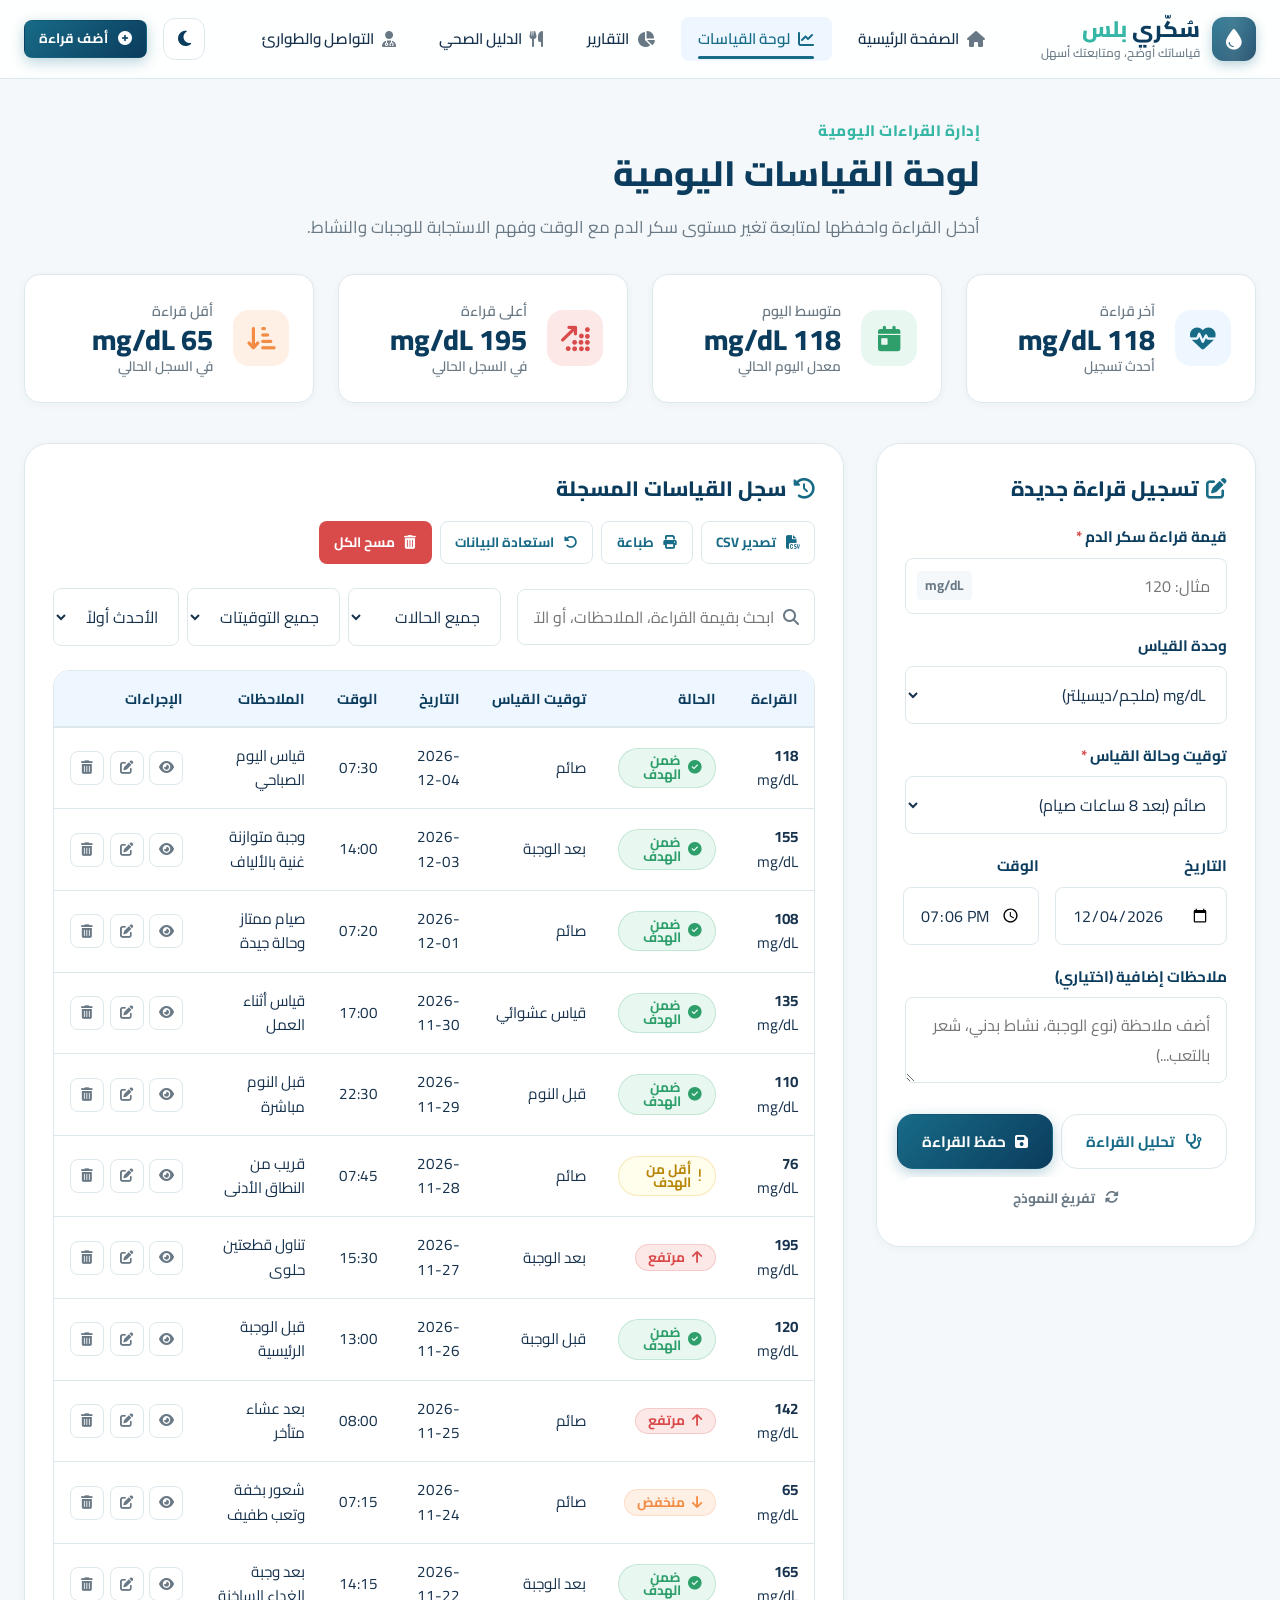
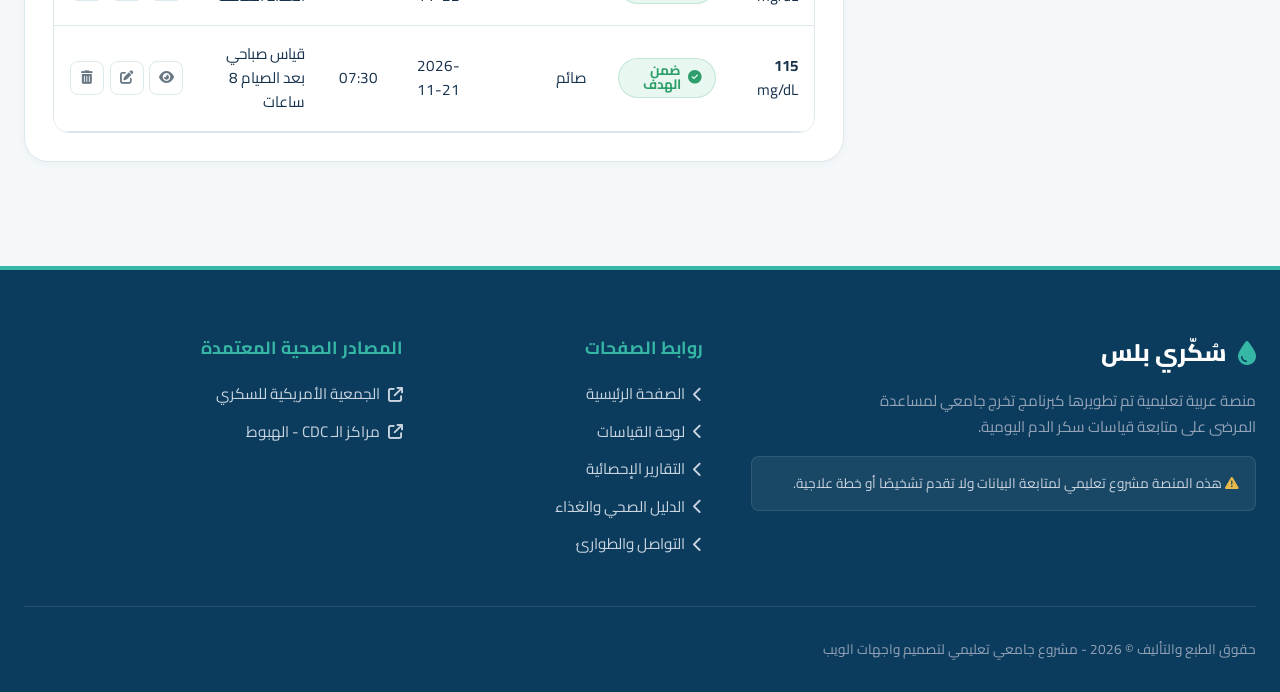
<file: dashboard.html>
<!DOCTYPE html>
<html lang="ar" dir="rtl">
<head>
  <meta charset="UTF-8">
  <meta name="viewport" content="width=device-width, initial-scale=1.0">
  <meta name="description" content="لوحة القياسات اليومية في سُكّري بلس - أدخل قراءات سكر الدم، احصل على التصنيف المباشر، وادر سجل القياسات الكامل بكل يسر وحفظ آمن.">
  <title>لوحة القياسات اليومية | سُكّري بلس</title>
  
  <!-- الخطوط والأيقونات -->
  <link rel="preconnect" href="https://fonts.googleapis.com">
  <link rel="preconnect" href="https://fonts.gstatic.com" crossorigin>
  <link href="https://fonts.googleapis.com/css2?family=Cairo:wght@300;400;500;600;700;800;900&display=swap" rel="stylesheet">
  <link rel="stylesheet" href="https://cdnjs.cloudflare.com/ajax/libs/font-awesome/6.5.1/css/all.min.css">
  
  <!-- ملف التنسيقات الرئيسية -->
  <link rel="stylesheet" href="style.css">
</head>
<body>

  <!-- شاشة التحميل -->
  <div id="app-loader">
    <div class="loader-pulse"><i class="fas fa-droplet"></i></div>
    <div class="loader-logo"><span>سُكّري <span>بلس</span></span></div>
  </div>

  <!-- الهيدر وشريط التنقل -->
  <header class="site-header">
    <nav class="navbar" aria-label="التنقل الرئيسي">
      <a href="index.html" class="brand-logo">
        <div class="logo-icon-wrapper"><i class="fas fa-droplet"></i></div>
        <div class="brand-text-group">
          <span class="brand-name">سُكّري <span>بلس</span></span>
          <span class="brand-slogan">قياساتك أوضح، ومتابعتك أسهل</span>
        </div>
      </a>

      <ul class="nav-menu" id="nav-menu-list">
        <li><a href="index.html" class="nav-link"><i class="fas fa-home"></i> الصفحة الرئيسية</a></li>
        <li><a href="dashboard.html" class="nav-link active"><i class="fas fa-chart-line"></i> لوحة القياسات</a></li>
        <li><a href="analytics.html" class="nav-link"><i class="fas fa-chart-pie"></i> التقارير</a></li>
        <li><a href="nutrition.html" class="nav-link"><i class="fas fa-utensils"></i> الدليل الصحي</a></li>
        <li><a href="contact.html" class="nav-link"><i class="fas fa-user-md"></i> التواصل والطوارئ</a></li>
      </ul>

      <div class="nav-actions">
        <button class="theme-toggle" id="theme-toggle" title="تبديل الوضع الليلي" aria-label="تبديل الوضع الليلي">
          <i class="fas fa-moon"></i>
        </button>
        <a href="dashboard.html" class="btn btn-primary btn-sm"><i class="fas fa-plus-circle"></i> أضف قراءة</a>
        <button class="mobile-toggle" id="mobile-toggle-btn" aria-label="القائمة البرمجية للهاتف" aria-expanded="false"><i class="fas fa-bars"></i></button>
      </div>
    </nav>
  </header>

  <!-- المحتوى الرئيسي -->
  <main class="container">
    
    <!-- عنوان الصفحة -->
    <div class="section-header" style="text-align: right; margin-bottom: 2rem;">
      <span class="section-subtitle">إدارة القراءات اليومية</span>
      <h1 class="section-title">لوحة القياسات اليومية</h1>
      <p class="section-desc">أدخل القراءة واحفظها لمتابعة تغير مستوى سكر الدم مع الوقت وفهم الاستجابة للوجبات والنشاط.</p>
    </div>

    <!-- ترويسة الطباعة (تظهر فقط عند الطباعة) -->
    <div class="print-header" aria-hidden="true">
      <div class="print-header-brand"><i class="fas fa-droplet"></i> سُكّري بلس</div>
      <h1>سجل قياسات سكر الدم</h1>
      <p>تاريخ الطباعة: <span id="print-date">--</span></p>
    </div>

    <!-- البطاقات الأربع الإحصائية السريعة في أعلى اللوحة -->
    <div class="stats-grid" style="margin-top: 0; margin-bottom: 2.5rem;">
      <div class="stat-card">
        <div class="stat-icon" style="background: var(--light-blue); color: var(--primary-blue);"><i class="fas fa-heart-pulse"></i></div>
        <div class="stat-info">
          <span class="stat-label">آخر قراءة</span>
          <span class="stat-value" id="dash-last-reading">--</span>
          <span class="stat-unit">أحدث تسجيل</span>
        </div>
      </div>

      <div class="stat-card">
        <div class="stat-icon" style="background: var(--status-target-bg); color: var(--status-target);"><i class="fas fa-calendar-day"></i></div>
        <div class="stat-info">
          <span class="stat-label">متوسط اليوم</span>
          <span class="stat-value" id="dash-today-avg">--</span>
          <span class="stat-unit">معدل اليوم الحالي</span>
        </div>
      </div>

      <div class="stat-card">
        <div class="stat-icon" style="background: var(--status-high-bg); color: var(--status-high);"><i class="fas fa-arrow-up-right-dots"></i></div>
        <div class="stat-info">
          <span class="stat-label">أعلى قراءة</span>
          <span class="stat-value" id="dash-max-reading">--</span>
          <span class="stat-unit">في السجل الحالي</span>
        </div>
      </div>

      <div class="stat-card">
        <div class="stat-icon" style="background: var(--status-low-bg); color: var(--status-low);"><i class="fas fa-arrow-down-short-wide"></i></div>
        <div class="stat-info">
          <span class="stat-label">أقل قراءة</span>
          <span class="stat-value" id="dash-min-reading">--</span>
          <span class="stat-unit">في السجل الحالي</span>
        </div>
      </div>
    </div>

    <!-- الهيكل الرئيسي للوحة القياسات: النموذج + السجل -->
    <div class="dashboard-layout">

      <!-- 1. نموذج إضافة القياس وتصنيفه -->
      <section class="card form-card no-print">
        <h2 style="font-size: 1.3rem; font-weight: 800; color: var(--dark-blue); margin-bottom: 1.25rem; display: flex; align-items: center; gap: 0.5rem;">
          <i class="fas fa-pen-to-square" style="color: var(--primary-blue);"></i> تسجيل قراءة جديدة
        </h2>

        <form id="glucose-form" novalidate>
          <div class="form-group">
            <label class="form-label" for="reading-value">قيمة قراءة سكر الدم <span style="color:var(--status-high)">*</span></label>
            <div class="input-with-unit">
              <input type="number" id="reading-value" class="form-control" placeholder="مثال: 120" min="20" max="600" required>
              <span class="input-unit-badge">mg/dL</span>
            </div>
            <div class="form-error-msg" id="value-error-msg">يرجى إدخال رقم صحيح بين 20 و 600 mg/dL</div>
          </div>

          <div class="form-group">
            <label class="form-label" for="reading-unit">وحدة القياس</label>
            <select id="reading-unit" class="form-control">
              <option value="mg/dL" selected>mg/dL (ملجم/ديسيلتر)</option>
              <option value="mmol/L">mmol/L (مليمول/لتر)</option>
            </select>
          </div>

          <div class="form-group">
            <label class="form-label" for="reading-type">توقيت وحالة القياس <span style="color:var(--status-high)">*</span></label>
            <select id="reading-type" class="form-control" required>
              <option value="fasting" selected>صائم (بعد 8 ساعات صيام)</option>
              <option value="pre_meal">قبل الوجبة</option>
              <option value="post_meal">بعد الوجبة (بساعة إلى ساعتين)</option>
              <option value="bedtime">قبل النوم</option>
              <option value="random">قياس عشوائي</option>
            </select>
          </div>

          <div style="display: grid; grid-template-columns: 1fr 1fr; gap: 1rem;">
            <div class="form-group">
              <label class="form-label" for="reading-date">التاريخ</label>
              <input type="date" id="reading-date" class="form-control" required>
            </div>
            <div class="form-group">
              <label class="form-label" for="reading-time">الوقت</label>
              <input type="time" id="reading-time" class="form-control" required>
            </div>
          </div>

          <div class="form-group">
            <label class="form-label" for="reading-notes">ملاحظات إضافية (اختياري)</label>
            <textarea id="reading-notes" class="form-control" rows="2" placeholder="أضف ملاحظة (نوع الوجبة، نشاط بدني، شعر بالتعب...)"></textarea>
          </div>

          <div class="form-actions" style="display:flex; flex-direction:column; gap:0.5rem">
            <div style="display: flex; gap: 0.5rem;">
              <button type="button" id="analyze-btn" class="btn btn-secondary" style="flex: 1;">
                <i class="fas fa-stethoscope"></i> تحليل القراءة
              </button>
              <button type="submit" class="btn btn-primary" style="flex: 1;">
                <i class="fas fa-save"></i> حفظ القراءة
              </button>
            </div>
            <button type="button" id="reset-form-btn" class="btn btn-sm btn-secondary" style="width:100%; border:none; color:var(--text-muted)">
              <i class="fas fa-rotate"></i> تفريغ النموذج
            </button>
          </div>
        </form>

        <!-- بطاقة نتيجة التصنيف المباشر -->
        <div class="result-card" id="result-card">
          <div class="result-header">
            <span class="badge" id="result-title">تصنيف القراءة</span>
            <i class="fas fa-heart-pulse" id="result-icon" style="font-size: 1.4rem;"></i>
          </div>
          <div class="result-value" id="result-value">-- mg/dL</div>
          <div class="range-bar-container">
            <div class="range-bar-fill" id="result-range-fill" style="width: 50%;"></div>
          </div>
          <p id="result-desc" style="font-size: 0.85rem; color: var(--text-main); line-height: 1.5;"></p>
          <div style="margin-top: 0.75rem; font-size: 0.75rem; color: var(--text-muted); border-top: 1px dashed var(--border-color); padding-top: 0.5rem;">
            تنبيه: الأهداف الرقمية الدقيقة تختلف حسب توجيهات طبيبك المباشر.
          </div>
        </div>
      </section>

      <!-- 2. جدول سجل القراءات التاريخي -->
      <section class="card">
        <div style="display: flex; align-items: center; justify-content: space-between; margin-bottom: 1.5rem; flex-wrap: wrap; gap: 1rem;">
          <h2 style="font-size: 1.3rem; font-weight: 800; color: var(--dark-blue); display: flex; align-items: center; gap: 0.5rem;">
            <i class="fas fa-history" style="color: var(--primary-blue);"></i> سجل القياسات المسجلة
          </h2>
          <div style="display: flex; gap: 0.5rem; flex-wrap: wrap;" class="no-print">
            <button class="btn btn-secondary btn-sm" id="export-csv-btn" title="تصدير إلى ملف CSV">
              <i class="fas fa-file-csv"></i> تصدير CSV
            </button>
            <button class="btn btn-secondary btn-sm" id="print-log-btn" title="طباعة السجل">
              <i class="fas fa-print"></i> طباعة
            </button>
            <button class="btn btn-secondary btn-sm" id="restore-demo-btn" title="استعادة البيانات التجريبية">
              <i class="fas fa-rotate-left"></i> استعادة البيانات
            </button>
            <button class="btn btn-danger btn-sm" id="clear-all-btn" title="مسح كافة البيانات">
              <i class="fas fa-trash-can"></i> مسح الكل
            </button>
          </div>
        </div>

        <!-- شريط أدوات الجدول: بحث وتصفية وترتيب -->
        <div class="log-toolbar no-print">
          <div class="search-box">
            <i class="fas fa-search"></i>
            <input type="text" id="table-search" class="form-control" placeholder="ابحث بقيمة القراءة، الملاحظات، أو التاريخ...">
          </div>

          <div class="filter-group">
            <select id="filter-status" class="form-control" style="width: auto;">
              <option value="all">جميع الحالات</option>
              <option value="target">ضمن الهدف</option>
              <option value="high">مرتفع</option>
              <option value="low">منخفض</option>
              <option value="borderline">أقل من الهدف</option>
            </select>

            <select id="filter-type" class="form-control" style="width: auto;">
              <option value="all">جميع التوقيتات</option>
              <option value="fasting">صائم</option>
              <option value="pre_meal">قبل الوجبة</option>
              <option value="post_meal">بعد الوجبة</option>
              <option value="bedtime">قبل النوم</option>
              <option value="random">عشوائي</option>
            </select>

            <select id="sort-order" class="form-control" style="width: auto;">
              <option value="newest">الأحدث أولاً</option>
              <option value="oldest">الأقدم أولاً</option>
            </select>
          </div>
        </div>

        <!-- الجدول التفاعلي المتجاوب -->
        <div class="table-responsive">
          <table class="custom-table" aria-label="جدول سجل قياسات سكر الدم">
            <thead>
              <tr>
                <th>القراءة</th>
                <th>الحالة</th>
                <th>توقيت القياس</th>
                <th>التاريخ</th>
                <th>الوقت</th>
                <th>الملاحظات</th>
                <th>الإجراءات</th>
              </tr>
            </thead>
            <tbody id="readings-tbody">
              <!-- يتم توليد الصفوف ديناميكياً بواسطة JavaScript -->
            </tbody>
          </table>
        </div>

        <!-- حالة الجدول الفارغ -->
        <div id="table-empty-state" style="display: none; text-align: center; padding: 4rem 1.5rem; color: var(--text-muted);">
          <div style="font-size: 3.5rem; color: var(--text-light); margin-bottom: 1rem;"><i class="fas fa-folder-open"></i></div>
          <h3 style="font-size: 1.2rem; color: var(--dark-blue); margin-bottom: 0.5rem;">لا توجد قراءات مسجلة حالياً</h3>
          <p style="font-size: 0.95rem; margin-bottom: 1.5rem;">استخدم النموذج الجانبي لإضافة قراءتك الأولى أو انقر على زر "استعادة البيانات التجريبية".</p>
        </div>

      </section>

    </div>

  </main>

  <!-- التذييل -->
  <footer class="site-footer">
    <div class="footer-grid">
      <div class="footer-brand">
        <div class="footer-logo"><i class="fas fa-droplet" style="color: var(--teal);"></i> سُكّري بلس</div>
        <p class="footer-desc">منصة عربية تعليمية تم تطويرها كبرنامج تخرج جامعي لمساعدة المرضى على متابعة قياسات سكر الدم اليومية.</p>
        <div class="footer-disclaimer-box">
          <i class="fas fa-triangle-exclamation" style="color: var(--status-borderline);"></i> هذه المنصة مشروع تعليمي لمتابعة البيانات ولا تقدم تشخيصًا أو خطة علاجية.
        </div>
      </div>

      <div>
        <h4 class="footer-heading">روابط الصفحات</h4>
        <ul class="footer-links">
          <li><a href="index.html"><i class="fas fa-chevron-left"></i> الصفحة الرئيسية</a></li>
          <li><a href="dashboard.html"><i class="fas fa-chevron-left"></i> لوحة القياسات</a></li>
          <li><a href="analytics.html"><i class="fas fa-chevron-left"></i> التقارير الإحصائية</a></li>
          <li><a href="nutrition.html"><i class="fas fa-chevron-left"></i> الدليل الصحي والغذاء</a></li>
          <li><a href="contact.html"><i class="fas fa-chevron-left"></i> التواصل والطوارئ</a></li>
        </ul>
      </div>

      <div>
        <h4 class="footer-heading">المصادر الصحية المعتمدة</h4>
        <ul class="footer-links">
          <li><a href="https://diabetes.org/living-with-diabetes/treatment-care/checking-your-blood-sugar" target="_blank" rel="noopener noreferrer"><i class="fas fa-arrow-up-right-from-square"></i> الجمعية الأمريكية للسكري</a></li>
          <li><a href="https://www.cdc.gov/diabetes/treatment/treatment-low-blood-sugar-hypoglycemia.html" target="_blank" rel="noopener noreferrer"><i class="fas fa-arrow-up-right-from-square"></i> مراكز الـ CDC - الهبوط</a></li>
        </ul>
      </div>
    </div>

    <div class="footer-bottom">
      <div>حقوق الطبع والتأليف &copy; <span id="current-year">2026</span> - مشروع جامعي تعليمي لتصميم واجهات الويب</div>
    </div>
  </footer>

  <!-- زر العودة للأعلى -->
  <button class="back-to-top" id="back-to-top" aria-label="العودة لأعلى الصفحة"><i class="fas fa-arrow-up"></i></button>

  <!-- البرمجة التفاعلية (مقسمة إلى وحدات) -->
  <script src="js/utils.js"></script>
  <script src="js/storage.js"></script>
  <script src="js/classify.js"></script>
  <script src="js/ui.js"></script>
  <script src="js/home.js"></script>
  <script src="js/dashboard.js"></script>
  <script src="js/analytics.js"></script>
  <script src="js/nutrition.js"></script>
  <script src="js/contact.js"></script>
  <script src="js/main.js"></script>
</body>
</html>
</file>
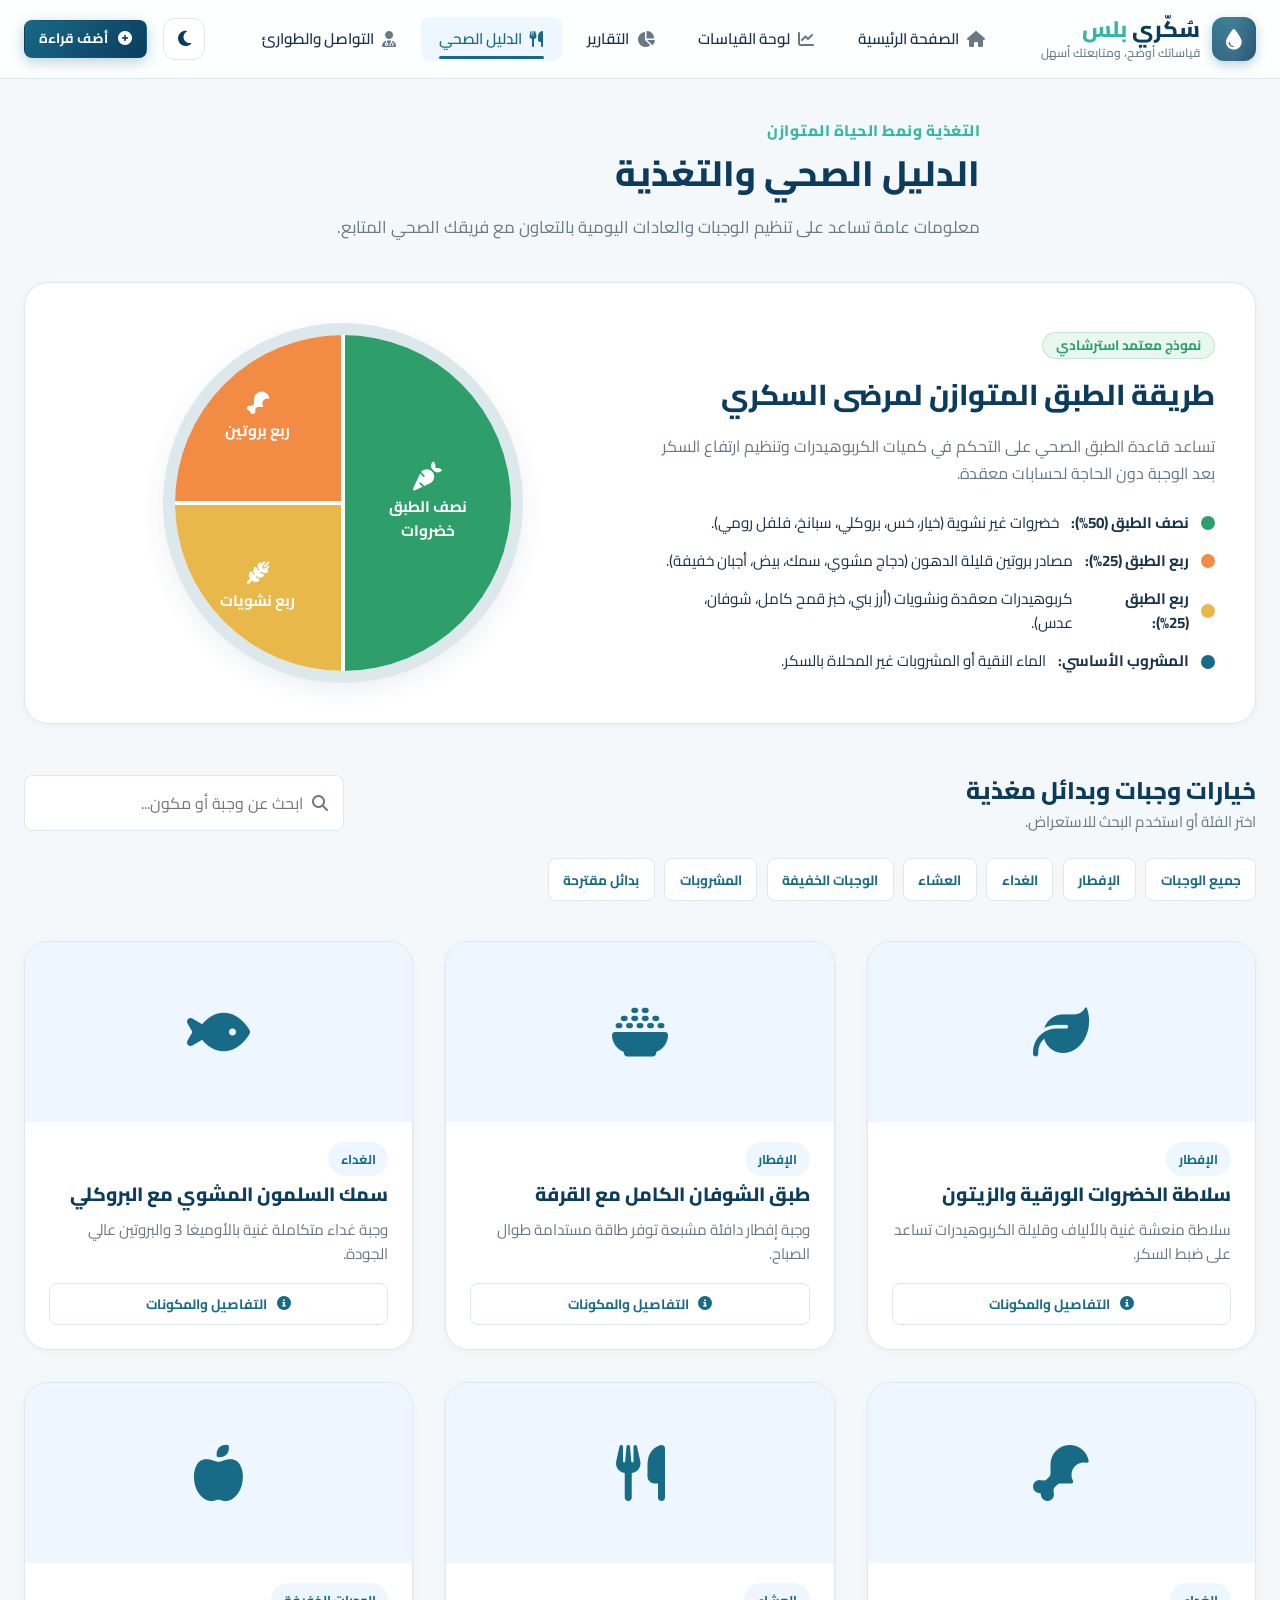
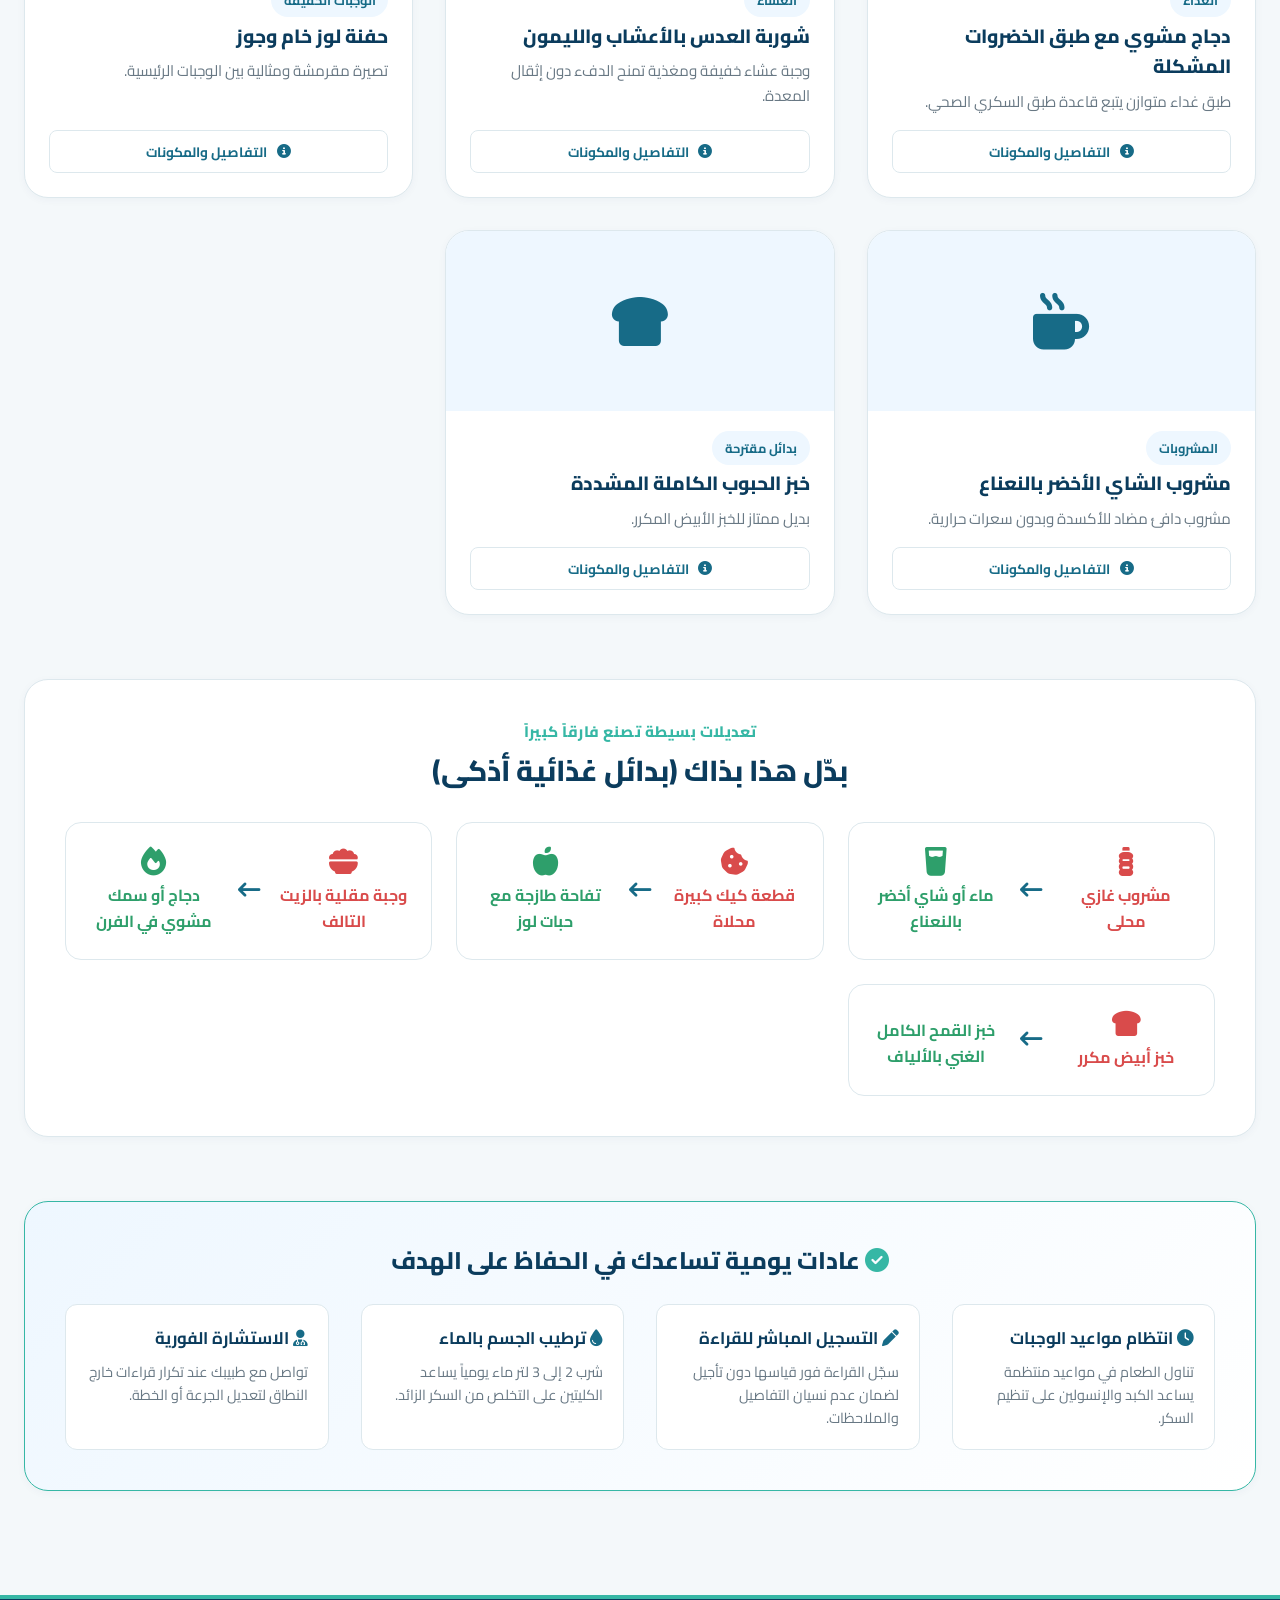
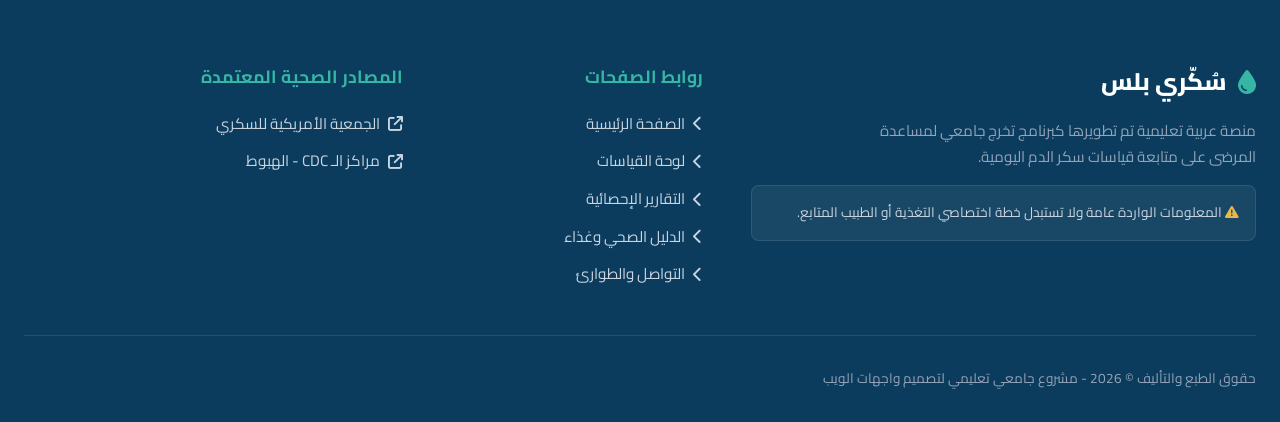
<file: nutrition.html>
<!DOCTYPE html>
<html lang="ar" dir="rtl">
<head>
  <meta charset="UTF-8">
  <meta name="viewport" content="width=device-width, initial-scale=1.0">
  <meta name="description" content="الدليل الصحي والتغذية في سُكّري بلس - نموذج الطبق المتوازن، بدائل الوجبات الصحية، وعادات يومية لدعم السيطرة على سكر الدم.">
  <title>الدليل الصحي والتغذية | سُكّري بلس</title>
  
  <!-- الخطوط والأيقونات -->
  <link rel="preconnect" href="https://fonts.googleapis.com">
  <link rel="preconnect" href="https://fonts.gstatic.com" crossorigin>
  <link href="https://fonts.googleapis.com/css2?family=Cairo:wght@300;400;500;600;700;800;900&display=swap" rel="stylesheet">
  <link rel="stylesheet" href="https://cdnjs.cloudflare.com/ajax/libs/font-awesome/6.5.1/css/all.min.css">
  
  <!-- ملف التنسيقات الرئيسية -->
  <link rel="stylesheet" href="style.css">
</head>
<body>

  <!-- شاشة التحميل -->
  <div id="app-loader">
    <div class="loader-pulse"><i class="fas fa-droplet"></i></div>
    <div class="loader-logo"><span>سُكّري <span>بلس</span></span></div>
  </div>

  <!-- الهيدر وشريط التنقل -->
  <header class="site-header">
    <nav class="navbar" aria-label="التنقل الرئيسي">
      <a href="index.html" class="brand-logo">
        <div class="logo-icon-wrapper"><i class="fas fa-droplet"></i></div>
        <div class="brand-text-group">
          <span class="brand-name">سُكّري <span>بلس</span></span>
          <span class="brand-slogan">قياساتك أوضح، ومتابعتك أسهل</span>
        </div>
      </a>

      <ul class="nav-menu" id="nav-menu-list">
        <li><a href="index.html" class="nav-link"><i class="fas fa-home"></i> الصفحة الرئيسية</a></li>
        <li><a href="dashboard.html" class="nav-link"><i class="fas fa-chart-line"></i> لوحة القياسات</a></li>
        <li><a href="analytics.html" class="nav-link"><i class="fas fa-chart-pie"></i> التقارير</a></li>
        <li><a href="nutrition.html" class="nav-link active"><i class="fas fa-utensils"></i> الدليل الصحي</a></li>
        <li><a href="contact.html" class="nav-link"><i class="fas fa-user-md"></i> التواصل والطوارئ</a></li>
      </ul>

      <div class="nav-actions">
        <button class="theme-toggle" id="theme-toggle" title="تبديل الوضع الليلي" aria-label="تبديل الوضع الليلي">
          <i class="fas fa-moon"></i>
        </button>
        <a href="dashboard.html" class="btn btn-primary btn-sm"><i class="fas fa-plus-circle"></i> أضف قراءة</a>
        <button class="mobile-toggle" id="mobile-toggle-btn" aria-label="القائمة البرمجية للهاتف" aria-expanded="false"><i class="fas fa-bars"></i></button>
      </div>
    </nav>
  </header>

  <!-- المحتوى الرئيسي -->
  <main class="container">
    
    <!-- ترويسة الصفحة -->
    <div class="section-header" style="text-align: right; margin-bottom: 2.5rem;">
      <span class="section-subtitle">التغذية ونمط الحياة المتوازن</span>
      <h1 class="section-title">الدليل الصحي والتغذية</h1>
      <p class="section-desc">معلومات عامة تساعد على تنظيم الوجبات والعادات اليومية بالتعاون مع فريقك الصحي المتابع.</p>
    </div>

    <!-- قسم نموذج الطبق المتوازن (Visual Plate Guide) -->
    <section class="plate-model-section">
      <div class="plate-grid">
        <div>
          <span class="badge badge-target" style="margin-bottom: 0.75rem;">نموذج معتمد استرشادي</span>
          <h2 style="font-size: 1.8rem; font-weight: 800; color: var(--dark-blue); margin-bottom: 1rem;">طريقة الطبق المتوازن لمرضى السكري</h2>
          <p style="color: var(--text-muted); font-size: 1rem; line-height: 1.7; margin-bottom: 1.5rem;">
            تساعد قاعدة الطبق الصحي على التحكم في كميات الكربوهيدرات وتنظيم ارتفاع السكر بعد الوجبة دون الحاجة لحسابات معقدة.
          </p>
          <ul style="list-style: none; display: flex; flex-direction: column; gap: 0.85rem; font-size: 0.95rem;">
            <li style="display: flex; align-items: center; gap: 0.75rem;">
              <span style="width: 14px; height: 14px; border-radius: 50%; background-color: #2E9F6B;"></span>
              <strong>نصف الطبق (50%):</strong> خضروات غير نشوية (خيار، خس، بروكلي، سبانخ، فلفل رومي).
            </li>
            <li style="display: flex; align-items: center; gap: 0.75rem;">
              <span style="width: 14px; height: 14px; border-radius: 50%; background-color: #F28C45;"></span>
              <strong>ربع الطبق (25%):</strong> مصادر بروتين قليلة الدهون (دجاج مشوي، سمك، بيض، أجبان خفيفة).
            </li>
            <li style="display: flex; align-items: center; gap: 0.75rem;">
              <span style="width: 14px; height: 14px; border-radius: 50%; background-color: #E8B84A;"></span>
              <strong>ربع الطبق (25%):</strong> كربوهيدرات معقدة ونشويات (أرز بني، خبز قمح كامل، شوفان، عدس).
            </li>
            <li style="display: flex; align-items: center; gap: 0.75rem;">
              <span style="width: 14px; height: 14px; border-radius: 50%; background-color: var(--primary-blue);"></span>
              <strong>المشروب الأساسي:</strong> الماء النقية أو المشروبات غير المحلاة بالسكر.
            </li>
          </ul>
        </div>

        <!-- الرسم التفاعلي البصري للطبق -->
        <div class="plate-visual">
          <div class="plate-part plate-veggies">
            <i class="fas fa-carrot" style="font-size: 1.8rem; margin-bottom: 0.3rem;"></i>
            <span>نصف الطبق<br>خضروات</span>
          </div>
          <div class="plate-part plate-protein">
            <i class="fas fa-drumstick-bite" style="font-size: 1.4rem; margin-bottom: 0.3rem;"></i>
            <span>ربع بروتين</span>
          </div>
          <div class="plate-part plate-carbs">
            <i class="fas fa-wheat-awn" style="font-size: 1.4rem; margin-bottom: 0.3rem;"></i>
            <span>ربع نشويات</span>
          </div>
        </div>
      </div>
    </section>

    <!-- قسم بطاقات الوجبات الموصى بها والتصفية -->
    <section style="margin-bottom: 4rem;">
      <div style="display: flex; justify-content: space-between; align-items: center; margin-bottom: 1.5rem; flex-wrap: wrap; gap: 1rem;">
        <div>
          <h2 style="font-size: 1.5rem; font-weight: 800; color: var(--dark-blue);">خيارات وجبات وبدائل مغذية</h2>
          <p style="color: var(--text-muted); font-size: 0.95rem;">اختر الفئة أو استخدم البحث للاستعراض.</p>
        </div>

        <div class="search-box" style="max-width: 320px;">
          <i class="fas fa-search"></i>
          <input type="text" id="nutrition-search" class="form-control" placeholder="ابحث عن وجبة أو مكون...">
        </div>
      </div>

      <!-- أزرار التصفية الفئوية -->
      <div class="nutrition-filters">
        <button class="btn btn-secondary btn-sm nutri-filter-btn active" data-category="all">جميع الوجبات</button>
        <button class="btn btn-secondary btn-sm nutri-filter-btn" data-category="breakfast">الإفطار</button>
        <button class="btn btn-secondary btn-sm nutri-filter-btn" data-category="lunch">الغداء</button>
        <button class="btn btn-secondary btn-sm nutri-filter-btn" data-category="dinner">العشاء</button>
        <button class="btn btn-secondary btn-sm nutri-filter-btn" data-category="snacks">الوجبات الخفيفة</button>
        <button class="btn btn-secondary btn-sm nutri-filter-btn" data-category="beverages">المشروبات</button>
        <button class="btn btn-secondary btn-sm nutri-filter-btn" data-category="alternatives">بدائل مقترحة</button>
      </div>

      <!-- شبكة بطاقات الوجبات ديناميكياً بواسطة JS -->
      <div class="nutrition-grid" id="nutrition-cards-container">
        <!-- توليد البطاقات عبر JavaScript -->
      </div>
    </section>

    <!-- قسم بدّل هذا بذاك (Swap This for That) -->
    <section class="card" style="margin-bottom: 4rem; padding: 2.5rem;">
      <div style="text-align: center; margin-bottom: 2rem;">
        <span class="section-subtitle">تعديلات بسيطة تصنع فارقاً كبيراً</span>
        <h2 class="section-title" style="font-size: 1.8rem;">بدّل هذا بذاك (بدائل غذائية أذكى)</h2>
      </div>

      <div class="swap-grid">
        <div class="swap-card">
          <div class="swap-from">
            <i class="fas fa-bottle-water" style="font-size: 1.8rem; margin-bottom: 0.5rem; display: block;"></i>
            <strong>مشروب غازي محلى</strong>
          </div>
          <div class="swap-arrow"><i class="fas fa-arrow-left-long"></i></div>
          <div class="swap-to">
            <i class="fas fa-glass-water" style="font-size: 1.8rem; margin-bottom: 0.5rem; display: block;"></i>
            <strong>ماء أو شاي أخضر بالنعناع</strong>
          </div>
        </div>

        <div class="swap-card">
          <div class="swap-from">
            <i class="fas fa-cookie-bite" style="font-size: 1.8rem; margin-bottom: 0.5rem; display: block;"></i>
            <strong>قطعة كيك كبيرة محلاة</strong>
          </div>
          <div class="swap-arrow"><i class="fas fa-arrow-left-long"></i></div>
          <div class="swap-to">
            <i class="fas fa-apple-whole" style="font-size: 1.8rem; margin-bottom: 0.5rem; display: block;"></i>
            <strong>تفاحة طازجة مع حبات لوز</strong>
          </div>
        </div>

        <div class="swap-card">
          <div class="swap-from">
            <i class="fas fa-bowl-food" style="font-size: 1.8rem; margin-bottom: 0.5rem; display: block;"></i>
            <strong>وجبة مقلية بالزيت التالف</strong>
          </div>
          <div class="swap-arrow"><i class="fas fa-arrow-left-long"></i></div>
          <div class="swap-to">
            <i class="fas fa-fire" style="font-size: 1.8rem; margin-bottom: 0.5rem; display: block;"></i>
            <strong>دجاج أو سمك مشوي في الفرن</strong>
          </div>
        </div>

        <div class="swap-card">
          <div class="swap-from">
            <i class="fas fa-bread-slice" style="font-size: 1.8rem; margin-bottom: 0.5rem; display: block;"></i>
            <strong>خبز أبيض مكرر</strong>
          </div>
          <div class="swap-arrow"><i class="fas fa-arrow-left-long"></i></div>
          <div class="swap-to">
            <i class="fas fa-wheat-field" style="font-size: 1.8rem; margin-bottom: 0.5rem; display: block;"></i>
            <strong>خبز القمح الكامل الغني بالألياف</strong>
          </div>
        </div>
      </div>
    </section>

    <!-- قسم عادات تساعد على المتابعة -->
    <section class="card" style="background: linear-gradient(135deg, var(--light-blue), var(--bg-card)); border-color: var(--teal); padding: 2.5rem;">
      <h2 style="font-size: 1.5rem; font-weight: 800; color: var(--dark-blue); margin-bottom: 1.5rem; text-align: center;">
        <i class="fas fa-circle-check" style="color: var(--teal);"></i> عادات يومية تساعدك في الحفاظ على الهدف
      </h2>

      <div class="features-grid" style="grid-template-columns: repeat(auto-fit, minmax(260px, 1fr));">
        <div style="background: var(--bg-card); padding: 1.25rem; border-radius: 12px; border: 1px solid var(--border-color);">
          <h3 style="font-size: 1.05rem; font-weight: 700; color: var(--dark-blue); margin-bottom: 0.5rem;">
            <i class="fas fa-clock" style="color: var(--primary-blue);"></i> انتظام مواعيد الوجبات
          </h3>
          <p style="font-size: 0.9rem; color: var(--text-muted);">تناول الطعام في مواعيد منتظمة يساعد الكبد والإنسولين على تنظيم السكر.</p>
        </div>

        <div style="background: var(--bg-card); padding: 1.25rem; border-radius: 12px; border: 1px solid var(--border-color);">
          <h3 style="font-size: 1.05rem; font-weight: 700; color: var(--dark-blue); margin-bottom: 0.5rem;">
            <i class="fas fa-pen" style="color: var(--primary-blue);"></i> التسجيل المباشر للقراءة
          </h3>
          <p style="font-size: 0.9rem; color: var(--text-muted);">سجّل القراءة فور قياسها دون تأجيل لضمان عدم نسيان التفاصيل والملاحظات.</p>
        </div>

        <div style="background: var(--bg-card); padding: 1.25rem; border-radius: 12px; border: 1px solid var(--border-color);">
          <h3 style="font-size: 1.05rem; font-weight: 700; color: var(--dark-blue); margin-bottom: 0.5rem;">
            <i class="fas fa-droplet" style="color: var(--primary-blue);"></i> ترطيب الجسم بالماء
          </h3>
          <p style="font-size: 0.9rem; color: var(--text-muted);">شرب 2 إلى 3 لتر ماء يومياً يساعد الكليتين على التخلص من السكر الزائد.</p>
        </div>

        <div style="background: var(--bg-card); padding: 1.25rem; border-radius: 12px; border: 1px solid var(--border-color);">
          <h3 style="font-size: 1.05rem; font-weight: 700; color: var(--dark-blue); margin-bottom: 0.5rem;">
            <i class="fas fa-user-doctor" style="color: var(--primary-blue);"></i> الاستشارة الفورية
          </h3>
          <p style="font-size: 0.9rem; color: var(--text-muted);">تواصل مع طبيبك عند تكرار قراءات خارج النطاق لتعديل الجرعة أو الخطة.</p>
        </div>
      </div>
    </section>

  </main>

  <!-- التذييل -->
  <footer class="site-footer">
    <div class="footer-grid">
      <div class="footer-brand">
        <div class="footer-logo"><i class="fas fa-droplet" style="color: var(--teal);"></i> سُكّري بلس</div>
        <p class="footer-desc">منصة عربية تعليمية تم تطويرها كبرنامج تخرج جامعي لمساعدة المرضى على متابعة قياسات سكر الدم اليومية.</p>
        <div class="footer-disclaimer-box">
          <i class="fas fa-triangle-exclamation" style="color: var(--status-borderline);"></i> المعلومات الواردة عامة ولا تستبدل خطة اختصاصي التغذية أو الطبيب المتابع.
        </div>
      </div>

      <div>
        <h4 class="footer-heading">روابط الصفحات</h4>
        <ul class="footer-links">
          <li><a href="index.html"><i class="fas fa-chevron-left"></i> الصفحة الرئيسية</a></li>
          <li><a href="dashboard.html"><i class="fas fa-chevron-left"></i> لوحة القياسات</a></li>
          <li><a href="analytics.html"><i class="fas fa-chevron-left"></i> التقارير الإحصائية</a></li>
          <li><a href="nutrition.html"><i class="fas fa-chevron-left"></i> الدليل الصحي وغذاء</a></li>
          <li><a href="contact.html"><i class="fas fa-chevron-left"></i> التواصل والطوارئ</a></li>
        </ul>
      </div>

      <div>
        <h4 class="footer-heading">المصادر الصحية المعتمدة</h4>
        <ul class="footer-links">
          <li><a href="https://diabetes.org/living-with-diabetes/treatment-care/checking-your-blood-sugar" target="_blank" rel="noopener noreferrer"><i class="fas fa-arrow-up-right-from-square"></i> الجمعية الأمريكية للسكري</a></li>
          <li><a href="https://www.cdc.gov/diabetes/treatment/treatment-low-blood-sugar-hypoglycemia.html" target="_blank" rel="noopener noreferrer"><i class="fas fa-arrow-up-right-from-square"></i> مراكز الـ CDC - الهبوط</a></li>
        </ul>
      </div>
    </div>

    <div class="footer-bottom">
      <div>حقوق الطبع والتأليف &copy; <span id="current-year">2026</span> - مشروع جامعي تعليمي لتصميم واجهات الويب</div>
    </div>
  </footer>

  <!-- زر العودة للأعلى -->
  <button class="back-to-top" id="back-to-top" aria-label="العودة لأعلى الصفحة"><i class="fas fa-arrow-up"></i></button>

  <!-- البرمجة التفاعلية (مقسمة إلى وحدات) -->
  <script src="js/utils.js"></script>
  <script src="js/storage.js"></script>
  <script src="js/classify.js"></script>
  <script src="js/ui.js"></script>
  <script src="js/home.js"></script>
  <script src="js/dashboard.js"></script>
  <script src="js/analytics.js"></script>
  <script src="js/nutrition.js"></script>
  <script src="js/contact.js"></script>
  <script src="js/main.js"></script>
</body>
</html>
</file>
<file: style.css>
/* ==========================================================================
   سُكّري بلس | منصة متابعة قياسات سكر الدم
   نظام التصميم وتنسيقات CSS الشاملة (style.css)
   ========================================================================== */

/* --------------------------------------------------------------------------
   1. متغيرات الألوان والتصميم (CSS Custom Properties)
   -------------------------------------------------------------------------- */
:root {
  /* الألوان الأساسية للهوية */
  --primary-blue: #176B87;
  --dark-blue: #0B3C5D;
  --navy: #0B3C5D;
  --teal: #36B7A5;
  --light-blue: #EEF7FF;
  
  /* ألوان حالات قياس سكر الدم */
  --status-target: #2E9F6B;     /* الأخضر: ضمن الهدف */
  --status-target-bg: #E8F8F0;
  --status-high: #D94B4B;       /* الأحمر: مرتفع */
  --status-high-bg: #FDE8E8;
  --status-low: #F28C45;        /* البرتقالي: منخفض */
  --status-low-bg: #FFF0E6;
  --status-borderline: #E8B84A; /* الأصفر: قريب من الحد */
  --status-borderline-bg: #FFFDEB;

  /* خلفيات ونصوص */
  --bg-app: #F4F8FA;
  --bg-card: #FFFFFF;
  --bg-glass: rgba(255, 255, 255, 0.88);
  --text-main: #17324D;
  --text-muted: #687884;
  --text-light: #94A3B8;
  --border-color: #DDE8ED;
  --border-hover: #B8CEDB;

  /* الظلال */
  --shadow-sm: 0 2px 8px rgba(11, 60, 93, 0.04);
  --shadow-md: 0 8px 24px rgba(11, 60, 93, 0.08);
  --shadow-lg: 0 16px 36px rgba(11, 60, 93, 0.12);
  --shadow-glass: 0 8px 32px 0 rgba(23, 107, 135, 0.15);

  /* حواف وتأثيرات */
  --radius-sm: 8px;
  --radius-md: 16px;
  --radius-lg: 24px;
  --radius-full: 9999px;
  --transition: all 0.3s cubic-bezier(0.4, 0, 0.2, 1);
  --font-family: 'Cairo', system-ui, -apple-system, sans-serif;
}

/* --------------------------------------------------------------------------
   1.1 الوضع الليلي (Dark Mode)
   يُفعَّل بإضافة الخاصية data-theme="dark" على عنصر <html>
   -------------------------------------------------------------------------- */
[data-theme="dark"] {
  --primary-blue: #5FC1DD;
  --dark-blue: #E2F0F7;
  --navy: #0A2434;
  --teal: #3EC9B4;
  --light-blue: #143348;

  /* ألوان الحالات بدرجات مناسبة للخلفيات الداكنة */
  --status-target: #4BCA94;
  --status-target-bg: rgba(75, 202, 148, 0.18);
  --status-high: #FF7868;
  --status-high-bg: rgba(255, 120, 104, 0.18);
  --status-low: #FFA45C;
  --status-low-bg: rgba(255, 164, 92, 0.18);
  --status-borderline: #E8C96A;
  --status-borderline-bg: rgba(232, 201, 106, 0.18);

  /* الخلفيات والنصوص */
  --bg-app: #0E1922;
  --bg-card: #16242F;
  --bg-glass: rgba(22, 36, 47, 0.92);
  --text-main: #E4EEF5;
  --text-muted: #9DB1C0;
  --text-light: #6E8394;
  --border-color: #24384A;
  --border-hover: #35506B;

  /* الظلال أعمق في الوضع الداكن */
  --shadow-sm: 0 2px 8px rgba(0, 0, 0, 0.35);
  --shadow-md: 0 8px 24px rgba(0, 0, 0, 0.45);
  --shadow-lg: 0 16px 36px rgba(0, 0, 0, 0.55);
  --shadow-glass: 0 8px 32px 0 rgba(0, 0, 0, 0.5);
}

/* لمسات خاصة بالوضع الداكن لا يمكن تعويضها بالمتغيرات وحدها */
[data-theme="dark"] .plate-circle {
  border-color: var(--border-hover);
}

[data-theme="dark"] .badge-borderline {
  color: var(--status-borderline);
}

[data-theme="dark"] #app-loader {
  background-color: #0B3C5D;
}

/* العناصر البراند التي تعتمد تدرجًا بنيويًا: نُثبتها على درجات كحلية داكنة
   حتى يبقى النص الأبيض مقروءًا ولا تتحول إلى تدرجات فاتحة */
[data-theme="dark"] .logo-icon-wrapper,
[data-theme="dark"] .btn-primary,
[data-theme="dark"] .tip-box {
  background: linear-gradient(135deg, #176B87, var(--navy));
}

/* زر تبديل الوضع الليلي في الشريط العلوي */
.theme-toggle {
  display: inline-flex;
  align-items: center;
  justify-content: center;
  width: 42px;
  height: 42px;
  flex-shrink: 0;
  border-radius: 12px;
  border: 1px solid var(--border-color);
  background: var(--bg-card);
  color: var(--dark-blue);
  font-size: 1.1rem;
  cursor: pointer;
  transition: var(--transition);
}

.theme-toggle:hover {
  border-color: var(--border-hover);
  color: var(--primary-blue);
  transform: translateY(-1px);
}

/* --------------------------------------------------------------------------
   2. إعادة الضبط العامة والإعدادات الأساسية
   -------------------------------------------------------------------------- */
*, *::before, *::after {
  box-sizing: border-box;
  margin: 0;
  padding: 0;
}

html {
  font-family: var(--font-family);
  font-size: 16px;
  scroll-behavior: smooth;
  direction: rtl;
  text-align: right;
  background-color: var(--bg-app);
  color: var(--text-main);
  -webkit-font-smoothing: antialiased;
}

body {
  min-height: 100vh;
  display: flex;
  flex-direction: column;
  line-height: 1.6;
  overflow-x: hidden;
}

/* التحديد وتمرير الفأرة */
::selection {
  background-color: var(--teal);
  color: #ffffff;
}

/* --------------------------------------------------------------------------
   3. شاشة التحميل (Preloader)
   -------------------------------------------------------------------------- */
#app-loader {
  position: fixed;
  inset: 0;
  background-color: var(--dark-blue);
  z-index: 9999;
  display: flex;
  flex-direction: column;
  align-items: center;
  justify-content: center;
  gap: 20px;
  transition: opacity 0.5s ease, visibility 0.5s ease;
}

#app-loader.hidden {
  opacity: 0;
  visibility: hidden;
}

.loader-logo {
  display: flex;
  align-items: center;
  gap: 12px;
  color: #ffffff;
  font-size: 2rem;
  font-weight: 800;
}

.loader-pulse {
  width: 60px;
  height: 60px;
  border-radius: 50%;
  background: rgba(54, 183, 165, 0.2);
  display: flex;
  align-items: center;
  justify-content: center;
  color: var(--teal);
  font-size: 1.8rem;
  animation: pulseGlow 1.5s infinite ease-in-out;
}

@keyframes pulseGlow {
  0% { transform: scale(0.95); box-shadow: 0 0 0 0 rgba(54, 183, 165, 0.7); }
  70% { transform: scale(1.05); box-shadow: 0 0 0 20px rgba(54, 183, 165, 0); }
  100% { transform: scale(0.95); box-shadow: 0 0 0 0 rgba(54, 183, 165, 0); }
}

/* --------------------------------------------------------------------------
   4. الهيدر وشريط التنقل الرئيسي (Header & Navbar)
   -------------------------------------------------------------------------- */
.site-header {
  position: sticky;
  top: 0;
  z-index: 1000;
  background: var(--bg-glass);
  backdrop-filter: blur(12px);
  -webkit-backdrop-filter: blur(12px);
  border-bottom: 1px solid var(--border-color);
  transition: var(--transition);
}

.navbar {
  max-width: 1280px;
  margin: 0 auto;
  padding: 1rem 1.5rem;
  display: flex;
  align-items: center;
  justify-content: space-between;
  gap: 1.5rem;
}

/* الشعار */
.brand-logo {
  display: flex;
  align-items: center;
  gap: 0.75rem;
  text-decoration: none;
  color: var(--dark-blue);
  font-weight: 800;
  font-size: 1.4rem;
}

.logo-icon-wrapper {
  width: 44px;
  height: 44px;
  border-radius: 12px;
  background: linear-gradient(135deg, var(--primary-blue), var(--dark-blue));
  color: #ffffff;
  display: flex;
  align-items: center;
  justify-content: center;
  font-size: 1.3rem;
  box-shadow: 0 4px 12px rgba(23, 107, 135, 0.3);
  position: relative;
  overflow: hidden;
}

.logo-icon-wrapper::after {
  content: '';
  position: absolute;
  top: -50%;
  left: -50%;
  width: 200%;
  height: 200%;
  background: linear-gradient(45deg, transparent, rgba(255, 255, 255, 0.2), transparent);
  transform: rotate(45deg);
  animation: shine 4s infinite;
}

@keyframes shine {
  0% { transform: translateX(-100%) rotate(45deg); }
  20%, 100% { transform: translateX(100%) rotate(45deg); }
}

.brand-text-group {
  display: flex;
  flex-direction: column;
}

.brand-name {
  line-height: 1.2;
}

.brand-name span {
  color: var(--teal);
}

.brand-slogan {
  font-size: 0.75rem;
  font-weight: 500;
  color: var(--text-muted);
}

/* روابط التنقل */
.nav-menu {
  display: flex;
  align-items: center;
  gap: 0.5rem;
  list-style: none;
}

.nav-link {
  display: flex;
  align-items: center;
  gap: 0.5rem;
  padding: 0.6rem 1.1rem;
  border-radius: var(--radius-sm);
  color: var(--text-main);
  text-decoration: none;
  font-weight: 600;
  font-size: 0.95rem;
  transition: var(--transition);
  position: relative;
}

.nav-link i {
  font-size: 1rem;
  color: var(--text-muted);
  transition: var(--transition);
}

.nav-link:hover {
  color: var(--primary-blue);
  background-color: var(--light-blue);
}

.nav-link:hover i {
  color: var(--primary-blue);
}

.nav-link.active {
  color: var(--primary-blue);
  background-color: var(--light-blue);
}

.nav-link.active i {
  color: var(--primary-blue);
}

.nav-link.active::after {
  content: '';
  position: absolute;
  bottom: 2px;
  right: 1.1rem;
  left: 1.1rem;
  height: 3px;
  background-color: var(--primary-blue);
  border-radius: 3px;
}

/* الأزرار والهامبرغر */
.nav-actions {
  display: flex;
  align-items: center;
  gap: 1rem;
}

.mobile-toggle {
  display: none;
  background: none;
  border: none;
  font-size: 1.5rem;
  color: var(--dark-blue);
  cursor: pointer;
  padding: 0.5rem;
  border-radius: var(--radius-sm);
}

/* ترويسة القائمة الجانبية على الجوال (شعار + زر إغلاق) — مخفية على الشاشات الكبيرة */
.nav-mobile-header-item {
  display: none;
}

/* خلفية معتمة خلف القائمة الجانبية */
.nav-overlay {
  position: fixed;
  inset: 0;
  background: rgba(11, 60, 93, 0.45);
  -webkit-backdrop-filter: blur(2px);
  backdrop-filter: blur(2px);
  opacity: 0;
  visibility: hidden;
  transition: opacity 0.3s ease, visibility 0.3s ease;
  z-index: 990;
}

.nav-overlay.show {
  opacity: 1;
  visibility: visible;
}

/* منع تمرير الصفحة خلف القائمة عند فتحها */
body.nav-open {
  overflow: hidden;
}

/* --------------------------------------------------------------------------
   5. الأزرار العامة والشارات (Buttons & Badges)
   -------------------------------------------------------------------------- */
.btn {
  display: inline-flex;
  align-items: center;
  justify-content: center;
  gap: 0.6rem;
  padding: 0.75rem 1.5rem;
  border-radius: var(--radius-md);
  font-family: inherit;
  font-weight: 700;
  font-size: 0.95rem;
  cursor: pointer;
  border: 1px solid transparent;
  text-decoration: none;
  transition: var(--transition);
  outline: none;
  white-space: nowrap;
}

.btn:focus-visible {
  outline: 3px solid rgba(23, 107, 135, 0.4);
  outline-offset: 2px;
}

.btn-primary {
  background: linear-gradient(135deg, var(--primary-blue), var(--dark-blue));
  color: #ffffff;
  box-shadow: 0 4px 14px rgba(23, 107, 135, 0.3);
}

.btn-primary:hover {
  transform: translateY(-2px);
  box-shadow: 0 6px 20px rgba(23, 107, 135, 0.4);
}

.btn-secondary {
  background-color: var(--bg-card);
  color: var(--primary-blue);
  border-color: var(--border-color);
}

.btn-secondary:hover {
  background-color: var(--light-blue);
  border-color: var(--primary-blue);
  transform: translateY(-2px);
}

.btn-teal {
  background-color: var(--teal);
  color: #ffffff;
  box-shadow: 0 4px 14px rgba(54, 183, 165, 0.3);
}

.btn-teal:hover {
  background-color: #2da191;
  transform: translateY(-2px);
}

.btn-danger {
  background-color: var(--status-high);
  color: #ffffff;
}

.btn-danger:hover {
  background-color: #c03939;
}

.btn-sm {
  padding: 0.45rem 0.9rem;
  font-size: 0.85rem;
  border-radius: var(--radius-sm);
}

.badge {
  display: inline-flex;
  align-items: center;
  gap: 0.4rem;
  padding: 0.35rem 0.8rem;
  border-radius: var(--radius-full);
  font-size: 0.85rem;
  font-weight: 700;
  line-height: 1;
}

.badge-target {
  background-color: var(--status-target-bg);
  color: var(--status-target);
  border: 1px solid rgba(46, 159, 107, 0.2);
}

.badge-high {
  background-color: var(--status-high-bg);
  color: var(--status-high);
  border: 1px solid rgba(217, 75, 75, 0.2);
}

.badge-low {
  background-color: var(--status-low-bg);
  color: var(--status-low);
  border: 1px solid rgba(242, 140, 69, 0.2);
}

.badge-borderline {
  background-color: var(--status-borderline-bg);
  color: #b8860b;
  border: 1px solid rgba(232, 184, 74, 0.3);
}

.pill-tag {
  background: var(--light-blue);
  color: var(--primary-blue);
  padding: 0.3rem 0.8rem;
  border-radius: var(--radius-full);
  font-size: 0.8rem;
  font-weight: 700;
}

/* --------------------------------------------------------------------------
   6. العناوين والتنسيق الرئيسي (Typography & Layout Containers)
   -------------------------------------------------------------------------- */
main {
  flex: 1;
}

.container {
  max-width: 1280px;
  margin: 0 auto;
  padding: 2.5rem 1.5rem;
}

.section-header {
  text-align: center;
  max-width: 680px;
  margin: 0 auto 3rem;
}

.section-subtitle {
  color: var(--teal);
  font-weight: 800;
  font-size: 0.95rem;
  text-transform: uppercase;
  letter-spacing: 0.5px;
  margin-bottom: 0.5rem;
  display: block;
}

.section-title {
  font-size: 2.2rem;
  font-weight: 800;
  color: var(--dark-blue);
  line-height: 1.3;
  margin-bottom: 1rem;
}

.section-desc {
  color: var(--text-muted);
  font-size: 1.05rem;
  line-height: 1.7;
}

/* بطاقة الحاوية العامة */
.card {
  background-color: var(--bg-card);
  border-radius: var(--radius-lg);
  border: 1px solid var(--border-color);
  padding: 1.75rem;
  box-shadow: var(--shadow-sm);
  transition: var(--transition);
}

.card:hover {
  box-shadow: var(--shadow-md);
}

/* --------------------------------------------------------------------------
   7. الصفحة الرئيسية (index.html)
   -------------------------------------------------------------------------- */

/* Hero Section */
.hero-section {
  padding: 4rem 1.5rem 5rem;
  background: linear-gradient(180deg, var(--light-blue) 0%, var(--bg-app) 100%);
  position: relative;
  overflow: hidden;
}

.hero-grid {
  max-width: 1280px;
  margin: 0 auto;
  display: grid;
  grid-template-columns: 1.1fr 0.9fr;
  gap: 3rem;
  align-items: center;
}

.hero-content {
  display: flex;
  flex-direction: column;
  gap: 1.5rem;
}

.hero-title {
  font-size: 3rem;
  font-weight: 900;
  color: var(--dark-blue);
  line-height: 1.25;
}

.hero-title span {
  color: var(--primary-blue);
  position: relative;
}

.hero-description {
  font-size: 1.2rem;
  color: var(--text-muted);
  line-height: 1.8;
  max-width: 580px;
}

.hero-buttons {
  display: flex;
  align-items: center;
  gap: 1rem;
  flex-wrap: wrap;
}

.hero-visual {
  position: relative;
  display: flex;
  justify-content: center;
  /* حشوة داخلية تحفظ مساحة آمنة للبطاقات العائمة حتى لا تتجاوز نحو النص أبدًا */
  padding: 1.75rem;
}

.hero-card-preview {
  background: var(--bg-card);
  border-radius: var(--radius-lg);
  padding: 2rem;
  width: 100%;
  max-width: 440px;
  box-shadow: var(--shadow-lg);
  border: 1px solid var(--border-color);
  position: relative;
  z-index: 2;
}

/* بطاقات عائمة بصرية */
.floating-card {
  position: absolute;
  background: var(--bg-card);
  padding: 0.85rem 1.25rem;
  border-radius: var(--radius-md);
  box-shadow: var(--shadow-md);
  border: 1px solid var(--border-color);
  display: flex;
  align-items: center;
  gap: 0.75rem;
  z-index: 3;
  animation: floatAnim 4s ease-in-out infinite;
}

.floating-card-1 {
  top: 0;
  left: 0;
  animation-delay: 0s;
}

.floating-card-2 {
  bottom: 0;
  right: 0;
  animation-delay: 2s;
}

@keyframes floatAnim {
  0%, 100% { transform: translateY(0); }
  50% { transform: translateY(-10px); }
}

.float-icon {
  width: 40px;
  height: 40px;
  border-radius: 10px;
  display: flex;
  align-items: center;
  justify-content: center;
  font-size: 1.2rem;
}

/* قسم الإحصائيات السريعة */
.stats-grid {
  display: grid;
  grid-template-columns: repeat(auto-fit, minmax(240px, 1fr));
  gap: 1.5rem;
  margin-top: -2.5rem;
  position: relative;
  z-index: 10;
}

.stat-card {
  background-color: var(--bg-card);
  border-radius: var(--radius-md);
  padding: 1.5rem;
  border: 1px solid var(--border-color);
  box-shadow: var(--shadow-sm);
  display: flex;
  align-items: center;
  gap: 1.25rem;
  transition: var(--transition);
}

.stat-card:hover {
  transform: translateY(-4px);
  box-shadow: var(--shadow-md);
}

.stat-icon {
  width: 56px;
  height: 56px;
  border-radius: 16px;
  display: flex;
  align-items: center;
  justify-content: center;
  font-size: 1.6rem;
  flex-shrink: 0;
}

.stat-info {
  display: flex;
  flex-direction: column;
}

.stat-label {
  font-size: 0.9rem;
  color: var(--text-muted);
  font-weight: 600;
}

.stat-value {
  font-size: 1.8rem;
  font-weight: 800;
  color: var(--dark-blue);
  line-height: 1.2;
}

.stat-unit {
  font-size: 0.85rem;
  font-weight: 600;
  color: var(--text-muted);
}

/* قسم خطوات العمل (How it works) */
.steps-grid {
  display: grid;
  grid-template-columns: repeat(3, 1fr);
  gap: 2rem;
}

.step-card {
  background: var(--bg-card);
  border-radius: var(--radius-lg);
  padding: 2.5rem 2rem;
  border: 1px solid var(--border-color);
  text-align: center;
  position: relative;
  transition: var(--transition);
}

.step-card:hover {
  transform: translateY(-5px);
  border-color: var(--teal);
}

.step-number {
  position: absolute;
  top: 1.25rem;
  right: 1.25rem;
  width: 36px;
  height: 36px;
  border-radius: 50%;
  background-color: var(--light-blue);
  color: var(--primary-blue);
  font-weight: 800;
  display: flex;
  align-items: center;
  justify-content: center;
}

.step-icon {
  width: 72px;
  height: 72px;
  border-radius: 20px;
  background: linear-gradient(135deg, var(--light-blue), var(--bg-card));
  border: 1px solid var(--border-color);
  color: var(--primary-blue);
  font-size: 2rem;
  display: flex;
  align-items: center;
  justify-content: center;
  margin: 0 auto 1.5rem;
}

/* قسم المزايا (Features) */
.features-grid {
  display: grid;
  grid-template-columns: repeat(auto-fit, minmax(320px, 1fr));
  gap: 2rem;
}

.feature-card {
  background: var(--bg-card);
  border-radius: var(--radius-lg);
  padding: 2rem;
  border: 1px solid var(--border-color);
  display: flex;
  gap: 1.25rem;
  transition: var(--transition);
}

.feature-card:hover {
  transform: translateY(-4px);
  box-shadow: var(--shadow-md);
}

.feature-icon {
  width: 52px;
  height: 52px;
  border-radius: 14px;
  background-color: var(--light-blue);
  color: var(--primary-blue);
  display: flex;
  align-items: center;
  justify-content: center;
  font-size: 1.4rem;
  flex-shrink: 0;
}

.feature-title {
  font-size: 1.2rem;
  font-weight: 700;
  color: var(--dark-blue);
  margin-bottom: 0.5rem;
}

.feature-desc {
  color: var(--text-muted);
  font-size: 0.95rem;
  line-height: 1.6;
}

/* نصيحة اليوم (Tip of the day) */
.tip-box {
  background: linear-gradient(135deg, var(--dark-blue), var(--primary-blue));
  border-radius: var(--radius-lg);
  padding: 2.5rem;
  color: #ffffff;
  display: flex;
  align-items: center;
  gap: 2rem;
  box-shadow: var(--shadow-lg);
}

.tip-icon {
  width: 70px;
  height: 70px;
  border-radius: 50%;
  background: rgba(255, 255, 255, 0.15);
  display: flex;
  align-items: center;
  justify-content: center;
  font-size: 2.2rem;
  color: var(--teal);
  flex-shrink: 0;
}

.tip-content h3 {
  font-size: 1.4rem;
  margin-bottom: 0.5rem;
}

.tip-content p {
  font-size: 1.1rem;
  opacity: 0.9;
  line-height: 1.7;
}

/* --------------------------------------------------------------------------
   8. صفحة لوحة القياسات (dashboard.html)
   -------------------------------------------------------------------------- */

.dashboard-layout {
  display: grid;
  grid-template-columns: 380px 1fr;
  gap: 2rem;
  align-items: start;
}

/* نموذج إضافة القراءة */
.form-card {
  position: sticky;
  top: 90px;
}

.form-group {
  margin-bottom: 1.25rem;
}

.form-label {
  display: block;
  font-weight: 700;
  font-size: 0.95rem;
  color: var(--dark-blue);
  margin-bottom: 0.5rem;
}

.form-control {
  width: 100%;
  padding: 0.75rem 1rem;
  border-radius: var(--radius-sm);
  border: 1px solid var(--border-color);
  font-family: inherit;
  font-size: 1rem;
  color: var(--text-main);
  background-color: var(--bg-card);
  transition: var(--transition);
  outline: none;
}

.form-control:focus {
  border-color: var(--primary-blue);
  box-shadow: 0 0 0 4px rgba(23, 107, 135, 0.12);
}

.input-with-unit {
  position: relative;
  display: flex;
  align-items: center;
}

.input-with-unit input {
  padding-left: 4.5rem;
}

.input-unit-badge {
  position: absolute;
  left: 0.75rem;
  font-size: 0.85rem;
  font-weight: 700;
  color: var(--text-muted);
  background: var(--bg-app);
  padding: 0.25rem 0.5rem;
  border-radius: 4px;
}

.form-error-msg {
  color: var(--status-high);
  font-size: 0.85rem;
  margin-top: 0.35rem;
  display: none;
  font-weight: 600;
}

.form-error-msg.visible {
  display: block;
}

.form-actions {
  display: flex;
  gap: 0.75rem;
  margin-top: 1.5rem;
}

/* بطاقة نتيجة التصنيف */
.result-card {
  margin-top: 1.5rem;
  padding: 1.25rem;
  border-radius: var(--radius-md);
  border: 1px solid var(--border-color);
  display: none;
  animation: fadeIn 0.4s ease;
}

.result-card.visible {
  display: block;
}

.result-header {
  display: flex;
  align-items: center;
  justify-content: space-between;
  margin-bottom: 0.75rem;
}

.result-value {
  font-size: 1.8rem;
  font-weight: 900;
}

.range-bar-container {
  height: 10px;
  background: var(--border-color);
  border-radius: 5px;
  position: relative;
  margin: 1rem 0;
  overflow: hidden;
}

.range-bar-fill {
  height: 100%;
  border-radius: 5px;
  transition: width 0.6s cubic-bezier(0.4, 0, 0.2, 1);
}

/* جدول السجل وأدواته */
.log-toolbar {
  display: flex;
  align-items: center;
  justify-content: space-between;
  gap: 1rem;
  margin-bottom: 1.5rem;
  flex-wrap: wrap;
}

.search-box {
  position: relative;
  flex: 1;
  min-width: 240px;
}

.search-box i {
  position: absolute;
  right: 1rem;
  top: 50%;
  transform: translateY(-50%);
  color: var(--text-muted);
}

.search-box input {
  padding-right: 2.5rem;
}

.filter-group {
  display: flex;
  gap: 0.5rem;
  align-items: center;
  flex-wrap: wrap;
}

.table-responsive {
  width: 100%;
  overflow-x: auto;
  border-radius: var(--radius-md);
  border: 1px solid var(--border-color);
}

.custom-table {
  width: 100%;
  border-collapse: collapse;
  text-align: right;
  background: var(--bg-card);
}

.custom-table th {
  background-color: var(--light-blue);
  color: var(--dark-blue);
  font-weight: 700;
  padding: 1rem;
  font-size: 0.9rem;
  border-bottom: 2px solid var(--border-color);
  white-space: nowrap;
}

.custom-table td {
  padding: 1rem;
  border-bottom: 1px solid var(--border-color);
  font-size: 0.95rem;
  color: var(--text-main);
}

.custom-table tbody tr {
  transition: var(--transition);
}

.custom-table tbody tr:hover {
  background-color: var(--light-blue);
}

.action-btns {
  display: flex;
  gap: 0.35rem;
}

.icon-btn {
  width: 34px;
  height: 34px;
  border-radius: 8px;
  border: 1px solid var(--border-color);
  background-color: var(--bg-card);
  color: var(--text-muted);
  cursor: pointer;
  display: flex;
  align-items: center;
  justify-content: center;
  transition: var(--transition);
}

.icon-btn:hover {
  color: var(--primary-blue);
  border-color: var(--primary-blue);
  background-color: var(--light-blue);
}

.icon-btn.danger:hover {
  color: var(--status-high);
  border-color: var(--status-high);
  background-color: var(--status-high-bg);
}

/* --------------------------------------------------------------------------
   9. صفحة التقارير والرسوم البيانية (analytics.html)
   -------------------------------------------------------------------------- */

.analytics-header-bar {
  display: flex;
  align-items: center;
  justify-content: space-between;
  margin-bottom: 2rem;
  flex-wrap: wrap;
  gap: 1rem;
}

.period-tabs {
  display: flex;
  background-color: var(--border-color);
  padding: 0.3rem;
  border-radius: var(--radius-md);
  gap: 0.3rem;
}

.period-tab {
  padding: 0.5rem 1.2rem;
  border-radius: var(--radius-sm);
  border: none;
  background: transparent;
  font-family: inherit;
  font-weight: 700;
  font-size: 0.9rem;
  color: var(--text-muted);
  cursor: pointer;
  transition: var(--transition);
}

.period-tab.active {
  background-color: var(--bg-card);
  color: var(--primary-blue);
  box-shadow: var(--shadow-sm);
}

.charts-grid {
  display: grid;
  grid-template-columns: 2fr 1fr;
  gap: 2rem;
  margin-bottom: 2rem;
}

.chart-card {
  background: var(--bg-card);
  border-radius: var(--radius-lg);
  padding: 1.75rem;
  border: 1px solid var(--border-color);
  box-shadow: var(--shadow-sm);
}

.chart-card-header {
  display: flex;
  align-items: center;
  justify-content: space-between;
  margin-bottom: 1.5rem;
}

.chart-title {
  font-size: 1.25rem;
  font-weight: 800;
  color: var(--dark-blue);
}

.canvas-wrapper {
  position: relative;
  width: 100%;
  height: 320px;
}

canvas {
  width: 100% !important;
  height: 100% !important;
  display: block;
}

/* بطاقة ملخص النمط */
.pattern-summary-card {
  background: linear-gradient(135deg, var(--light-blue), var(--bg-card));
  border: 1px solid var(--border-color);
  border-radius: var(--radius-lg);
  padding: 1.75rem;
  margin-top: 2rem;
}

.pattern-summary-card h4 {
  font-size: 1.2rem;
  color: var(--dark-blue);
  margin-bottom: 0.75rem;
  display: flex;
  align-items: center;
  gap: 0.5rem;
}

/* --------------------------------------------------------------------------
   10. صفحة الدليل الصحي والغذاء (nutrition.html)
   -------------------------------------------------------------------------- */

.plate-model-section {
  background: var(--bg-card);
  border-radius: var(--radius-lg);
  padding: 2.5rem;
  border: 1px solid var(--border-color);
  margin-bottom: 3rem;
  box-shadow: var(--shadow-sm);
}

.plate-grid {
  display: grid;
  grid-template-columns: 1fr 1fr;
  gap: 2.5rem;
  align-items: center;
}

.plate-visual {
  width: 100%;
  max-width: 360px;
  height: 360px;
  margin: 0 auto;
  border-radius: 50%;
  border: 12px solid var(--border-color);
  background-color: var(--bg-card);
  position: relative;
  overflow: hidden;
  box-shadow: var(--shadow-md);
  display: grid;
  grid-template-columns: 1fr 1fr;
  grid-template-rows: 1fr 1fr;
  gap: 4px;
}

.plate-part {
  display: flex;
  flex-direction: column;
  align-items: center;
  justify-content: center;
  padding: 1rem;
  text-align: center;
  color: #ffffff;
  font-weight: 700;
  font-size: 0.95rem;
  transition: var(--transition);
}

.plate-veggies {
  grid-row: span 2;
  background-color: #2E9F6B;
}

.plate-protein {
  background-color: #F28C45;
}

.plate-carbs {
  background-color: #E8B84A;
}

.plate-part:hover {
  filter: brightness(1.1);
}

/* بطاقات الوجبات والتصفية */
.nutrition-filters {
  display: flex;
  gap: 0.6rem;
  overflow-x: auto;
  padding-bottom: 0.5rem;
  margin-bottom: 2rem;
}

.nutrition-grid {
  display: grid;
  grid-template-columns: repeat(auto-fill, minmax(300px, 1fr));
  gap: 2rem;
}

.food-card {
  background: var(--bg-card);
  border-radius: var(--radius-lg);
  overflow: hidden;
  border: 1px solid var(--border-color);
  box-shadow: var(--shadow-sm);
  transition: var(--transition);
  display: flex;
  flex-direction: column;
}

.food-card:hover {
  transform: translateY(-5px);
  box-shadow: var(--shadow-md);
}

.food-card-img {
  height: 180px;
  background-color: var(--light-blue);
  display: flex;
  align-items: center;
  justify-content: center;
  color: var(--primary-blue);
  font-size: 3.5rem;
  position: relative;
}

.food-card-body {
  padding: 1.5rem;
  display: flex;
  flex-direction: column;
  flex: 1;
}

.food-title {
  font-size: 1.2rem;
  font-weight: 800;
  color: var(--dark-blue);
  margin-bottom: 0.5rem;
}

.food-desc {
  color: var(--text-muted);
  font-size: 0.95rem;
  margin-bottom: 1rem;
  line-height: 1.6;
}

/* قسم بدل هذا بذاك (Swap items) */
.swap-grid {
  display: grid;
  grid-template-columns: repeat(auto-fit, minmax(320px, 1fr));
  gap: 1.5rem;
}

.swap-card {
  background: var(--bg-card);
  border-radius: var(--radius-md);
  padding: 1.5rem;
  border: 1px solid var(--border-color);
  display: flex;
  align-items: center;
  gap: 1.25rem;
}

.swap-from {
  text-align: center;
  flex: 1;
  color: var(--status-high);
}

.swap-arrow {
  color: var(--primary-blue);
  font-size: 1.4rem;
}

.swap-to {
  text-align: center;
  flex: 1;
  color: var(--status-target);
}

/* --------------------------------------------------------------------------
   11. صفحة التواصل والتنبيهات (contact.html)
   -------------------------------------------------------------------------- */

.contact-grid {
  display: grid;
  grid-template-columns: 1.2fr 0.8fr;
  gap: 2.5rem;
}

.info-cards-stack {
  display: flex;
  flex-direction: column;
  gap: 1.25rem;
}

.contact-info-card {
  background: var(--bg-card);
  border-radius: var(--radius-md);
  padding: 1.25rem;
  border: 1px solid var(--border-color);
  display: flex;
  align-items: center;
  gap: 1rem;
}

.contact-info-icon {
  width: 48px;
  height: 48px;
  border-radius: 12px;
  background-color: var(--light-blue);
  color: var(--primary-blue);
  display: flex;
  align-items: center;
  justify-content: center;
  font-size: 1.3rem;
  flex-shrink: 0;
}

/* الأسئلة الشائعة Accordion */
.accordion {
  display: flex;
  flex-direction: column;
  gap: 1rem;
}

.accordion-item {
  background: var(--bg-card);
  border-radius: var(--radius-md);
  border: 1px solid var(--border-color);
  overflow: hidden;
  transition: var(--transition);
}

.accordion-header {
  width: 100%;
  padding: 1.25rem;
  background: none;
  border: none;
  display: flex;
  align-items: center;
  justify-content: space-between;
  font-family: inherit;
  font-size: 1.05rem;
  font-weight: 700;
  color: var(--dark-blue);
  cursor: pointer;
  text-align: right;
}

.accordion-header i {
  transition: transform 0.3s ease;
  color: var(--primary-blue);
}

.accordion-item.active .accordion-header i {
  transform: rotate(180deg);
}

.accordion-body {
  max-height: 0;
  overflow: hidden;
  transition: max-height 0.3s cubic-bezier(0, 1, 0, 1);
  background-color: var(--bg-card);
}

.accordion-item.active .accordion-body {
  max-height: 500px;
  transition: max-height 0.4s ease-in-out;
}

.accordion-content {
  padding: 0 1.25rem 1.25rem;
  color: var(--text-muted);
  font-size: 0.95rem;
  line-height: 1.7;
}

/* --------------------------------------------------------------------------
   12. التذييل الرئيسي (Footer)
   -------------------------------------------------------------------------- */

.site-footer {
  background-color: var(--navy);
  color: #ffffff;
  padding: 4rem 1.5rem 2rem;
  margin-top: 4rem;
  border-top: 4px solid var(--teal);
}

.footer-grid {
  max-width: 1280px;
  margin: 0 auto;
  display: grid;
  grid-template-columns: 2fr 1fr 1.5fr;
  gap: 3rem;
  margin-bottom: 3rem;
}

.footer-brand {
  display: flex;
  flex-direction: column;
  gap: 1rem;
}

.footer-logo {
  color: #ffffff;
  font-size: 1.5rem;
  font-weight: 800;
  display: flex;
  align-items: center;
  gap: 0.75rem;
}

.footer-desc {
  color: #94A3B8;
  font-size: 0.95rem;
  line-height: 1.7;
  max-width: 400px;
}

.footer-heading {
  font-size: 1.1rem;
  font-weight: 700;
  margin-bottom: 1.25rem;
  color: var(--teal);
}

.footer-links {
  list-style: none;
  display: flex;
  flex-direction: column;
  gap: 0.75rem;
}

.footer-links a {
  color: #CBD5E1;
  text-decoration: none;
  font-size: 0.95rem;
  transition: var(--transition);
  display: inline-flex;
  align-items: center;
  gap: 0.5rem;
}

.footer-links a:hover {
  color: #ffffff;
  transform: translateX(-4px);
}

.footer-disclaimer-box {
  background: rgba(255, 255, 255, 0.06);
  border: 1px solid rgba(255, 255, 255, 0.1);
  padding: 1rem;
  border-radius: var(--radius-sm);
  font-size: 0.85rem;
  color: #CBD5E1;
  line-height: 1.6;
}

.footer-bottom {
  max-width: 1280px;
  margin: 0 auto;
  padding-top: 2rem;
  border-top: 1px solid rgba(255, 255, 255, 0.1);
  display: flex;
  align-items: center;
  justify-content: space-between;
  color: #94A3B8;
  font-size: 0.85rem;
  flex-wrap: wrap;
  gap: 1rem;
}

/* --------------------------------------------------------------------------
   13. النوافذ المنبثقة والإشعارات (Modals & Toast Notifications)
   -------------------------------------------------------------------------- */

/* Toast */
.toast-container {
  position: fixed;
  bottom: 24px;
  left: 24px;
  z-index: 10000;
  display: flex;
  flex-direction: column;
  gap: 10px;
}

.toast {
  background: var(--navy);
  color: #ffffff;
  padding: 1rem 1.25rem;
  border-radius: var(--radius-md);
  box-shadow: var(--shadow-lg);
  display: flex;
  align-items: center;
  gap: 0.75rem;
  font-weight: 600;
  font-size: 0.95rem;
  min-width: 280px;
  animation: toastSlideIn 0.3s ease forwards;
  border-right: 4px solid var(--teal);
}

.toast.success { border-right-color: var(--status-target); }
.toast.error { border-right-color: var(--status-high); }
.toast.warning { border-right-color: var(--status-low); }

@keyframes toastSlideIn {
  from { transform: translateX(-100%); opacity: 0; }
  to { transform: translateX(0); opacity: 1; }
}

/* Modal */
.modal-overlay {
  position: fixed;
  inset: 0;
  background: rgba(11, 60, 93, 0.6);
  backdrop-filter: blur(4px);
  z-index: 9000;
  display: flex;
  align-items: center;
  justify-content: center;
  padding: 1.5rem;
  opacity: 0;
  visibility: hidden;
  transition: var(--transition);
}

.modal-overlay.active {
  opacity: 1;
  visibility: visible;
}

.modal-container {
  background: var(--bg-card);
  border-radius: var(--radius-lg);
  max-width: 520px;
  width: 100%;
  padding: 2rem;
  box-shadow: var(--shadow-lg);
  transform: translateY(20px);
  transition: var(--transition);
}

.modal-overlay.active .modal-container {
  transform: translateY(0);
}

.modal-header {
  display: flex;
  align-items: center;
  justify-content: space-between;
  margin-bottom: 1.25rem;
}

.modal-title {
  font-size: 1.3rem;
  font-weight: 800;
  color: var(--dark-blue);
}

.modal-close {
  background: none;
  border: none;
  font-size: 1.25rem;
  color: var(--text-muted);
  cursor: pointer;
}

.modal-footer {
  display: flex;
  gap: 0.75rem;
  justify-content: flex-end;
  margin-top: 1.75rem;
}

/* زر العودة للأعلى */
.back-to-top {
  position: fixed;
  bottom: 24px;
  right: 24px;
  width: 44px;
  height: 44px;
  border-radius: 50%;
  background-color: var(--primary-blue);
  color: #ffffff;
  border: none;
  box-shadow: var(--shadow-md);
  cursor: pointer;
  display: flex;
  align-items: center;
  justify-content: center;
  font-size: 1.2rem;
  opacity: 0;
  visibility: hidden;
  transition: var(--transition);
  z-index: 8000;
}

.back-to-top.visible {
  opacity: 1;
  visibility: visible;
}

.back-to-top:hover {
  background-color: var(--navy);
  transform: translateY(-3px);
}

/* --------------------------------------------------------------------------
   14. التجاوب وتكييف الشاشات (Responsive & Media Queries)
   -------------------------------------------------------------------------- */

@media (max-width: 1024px) {
  .hero-grid {
    grid-template-columns: 1fr;
    text-align: center;
  }

  .hero-content {
    align-items: center;
  }

  .dashboard-layout {
    grid-template-columns: 1fr;
  }

  .form-card {
    position: static;
  }

  .charts-grid {
    grid-template-columns: 1fr;
  }

  .plate-grid {
    grid-template-columns: 1fr;
  }

  .contact-grid {
    grid-template-columns: 1fr;
  }

  .footer-grid {
    grid-template-columns: 1fr;
    gap: 2rem;
  }
}

@media (max-width: 768px) {
  .mobile-toggle {
    display: block;
  }

  /* القائمة الجانبية: تغطي كامل الشاشة وتنزلق من اليمين باستخدام transform */
  .nav-menu {
    position: fixed;
    top: 0;
    right: 0;
    width: min(300px, 82vw);
    height: 100%;
    height: 100dvh;
    margin: 0;
    background-color: var(--bg-card);
    flex-direction: column;
    align-items: stretch;
    justify-content: flex-start;
    padding: 1rem 1rem 1.5rem;
    border-left: 1px solid var(--border-color);
    box-shadow: var(--shadow-lg);
    overflow-y: auto;
    z-index: 1001;
    transform: translateX(100%);
    transition: transform 0.3s ease;
  }

  .nav-menu.open {
    transform: translateX(0);
  }

  /* ترويسة داخلية للقائمة الجانبية */
  .nav-mobile-header-item {
    display: block;
    margin-bottom: 0.5rem;
  }

  .nav-mobile-header {
    display: flex;
    align-items: center;
    justify-content: space-between;
    padding: 0.25rem 0.25rem 0.75rem;
    margin-bottom: 0.5rem;
    border-bottom: 1px solid var(--border-color);
  }

  .nav-mobile-brand {
    font-weight: 800;
    font-size: 1.25rem;
    color: var(--dark-blue);
    display: flex;
    align-items: center;
    gap: 0.5rem;
  }

  .nav-mobile-brand i {
    color: var(--teal);
  }

  .nav-mobile-brand span {
    color: var(--teal);
  }

  .nav-close-btn {
    background: none;
    border: none;
    color: var(--text-muted);
    font-size: 1.2rem;
    cursor: pointer;
    padding: 0.4rem 0.6rem;
    border-radius: var(--radius-sm);
    transition: var(--transition);
  }

  .nav-close-btn:hover {
    color: var(--status-high);
    background-color: var(--bg-app);
  }

  /* تنسيق الروابط داخل القائمة الجانبية */
  .nav-menu li.nav-link,
  .nav-menu .nav-link {
    padding: 0.85rem 1rem;
    font-size: 0.98rem;
    border-radius: var(--radius-sm);
  }

  .nav-link.active::after {
    display: none;
  }

  .steps-grid {
    grid-template-columns: 1fr;
  }

  .hero-title {
    font-size: 2.2rem;
  }

  /* تحويل الجدول إلى بطاقات في الشاشات الصغيرة */
  .custom-table, .custom-table tbody, .custom-table tr, .custom-table td {
    display: block;
    width: 100%;
  }

  .custom-table thead {
    display: none;
  }

  .custom-table tr {
    margin-bottom: 1rem;
    border: 1px solid var(--border-color);
    border-radius: var(--radius-md);
    padding: 1rem;
    background: var(--bg-card);
  }

  .custom-table td {
    display: flex;
    justify-content: space-between;
    align-items: center;
    padding: 0.5rem 0;
    border-bottom: 1px dashed var(--border-color);
  }

  .custom-table td:last-child {
    border-bottom: none;
  }

  .custom-table td::before {
    content: attr(data-label);
    font-weight: 700;
    color: var(--dark-blue);
  }
}

/* الشاشات الصغيرة جدًا: إخفاء الشعار الفرعي وزر "أضف قراءة" لإفساح مساحة */
@media (max-width: 480px) {
  .brand-slogan {
    display: none;
  }

  .navbar {
    padding: 0.65rem 0.9rem;
    gap: 0.75rem;
  }

  .nav-actions {
    gap: 0.5rem;
  }

  .nav-actions .btn-primary {
    display: none;
  }

  .brand-name {
    white-space: nowrap;
  }
}

/* --------------------------------------------------------------------------
   15. تنسيقات الطباعة (Print Styles)
   -------------------------------------------------------------------------- */
.print-header { display: none; }

@media print {
  .site-header, .site-footer, .back-to-top, .toast-container, .modal-overlay,
  .no-print, .no-print * {
    display: none !important;
  }

  body {
    background-color: #ffffff;
    color: #000000;
  }

  .container {
    width: 100%;
    max-width: 100%;
    padding: 0;
  }

  .card {
    border: none;
    box-shadow: none;
  }

  /* ترويسة الطباعة: تظهر فقط عند الطباعة */
  .print-header {
    display: block !important;
    padding: 0.25rem 0 1.25rem;
    border-bottom: 2px solid #176B87;
    margin-bottom: 1.5rem;
  }
  .print-header-brand {
    font-size: 1.5rem;
    font-weight: 900;
    color: #176B87;
    margin-bottom: 0.25rem;
  }
  .print-header h1 {
    margin: 0 0 0.25rem;
    font-size: 1.2rem;
    font-weight: 800;
    color: #17324D;
  }
  .print-header p {
    margin: 0;
    font-size: 0.8rem;
    color: #555;
  }

  /* جدول القراءات: إجباره على الشكل الجدولي الكامل في الطباعة
     (يلغي تحويل الجدول لبطاقات الخاص بالشاشات الضيقة إذا طُبق عند الطباعة) */
  .table-responsive {
    overflow: visible;
    border: none;
  }

  .custom-table { display: table; width: 100%; border-collapse: collapse; border: 1px solid #000000; }
  .custom-table thead { display: table-header-group; }
  .custom-table tbody { display: table-row-group; }
  .custom-table tr { display: table-row; width: auto; margin: 0; padding: 0; border: none; background: none !important; }
  .custom-table th, .custom-table td { display: table-cell; width: auto; border: 1px solid #000000; color: #000000; background: #ffffff; padding: 0.5rem; }
  .custom-table th { background-color: #F8FAFC; white-space: normal; }
  .custom-table td::before { content: none; }

  /* إخفاء عمود الإجراءات عند الطباعة */
  .custom-table th:last-child,
  .custom-table td:last-child {
    display: none;
  }
}
</file>
